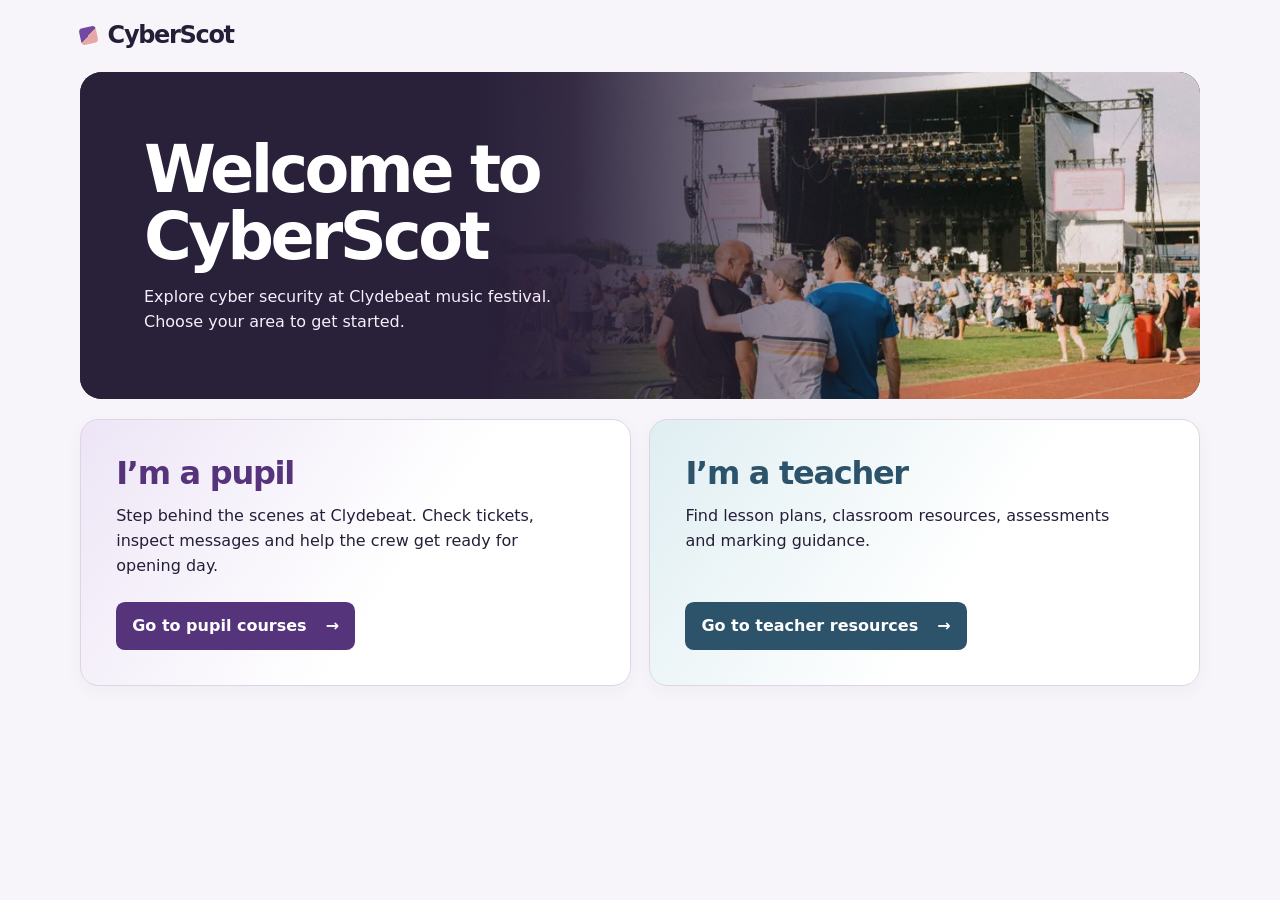
<file: cyberscot/index.html>
<!doctype html>
<html lang="en-GB"><head><meta charset="utf-8"><meta name="viewport" content="width=device-width,initial-scale=1"><title>Welcome to CyberScot | CyberScot</title><link rel="stylesheet" href="./entry.css?v=festival-photo-1"><script>if(location.hash.length>1)location.replace('./studio.html'+location.search+location.hash)</script></head>
<body class="landing"><header><a href="./">CyberScot</a></header><main><section class="intro"><h1>Welcome to CyberScot</h1><p>Explore cyber security at Clydebeat music festival. Choose your area to get started.</p></section><div class="routes"><article><h2>I’m a pupil</h2><p>Step behind the scenes at Clydebeat. Check tickets, inspect messages and help the crew get ready for opening day.</p><a class="action" href="./pupils.html">Go to pupil courses</a></article><article><h2>I’m a teacher</h2><p>Find lesson plans, classroom resources, assessments and marking guidance.</p><a class="action" href="./teachers.html">Go to teacher resources</a></article></div></main></body></html>
</file>
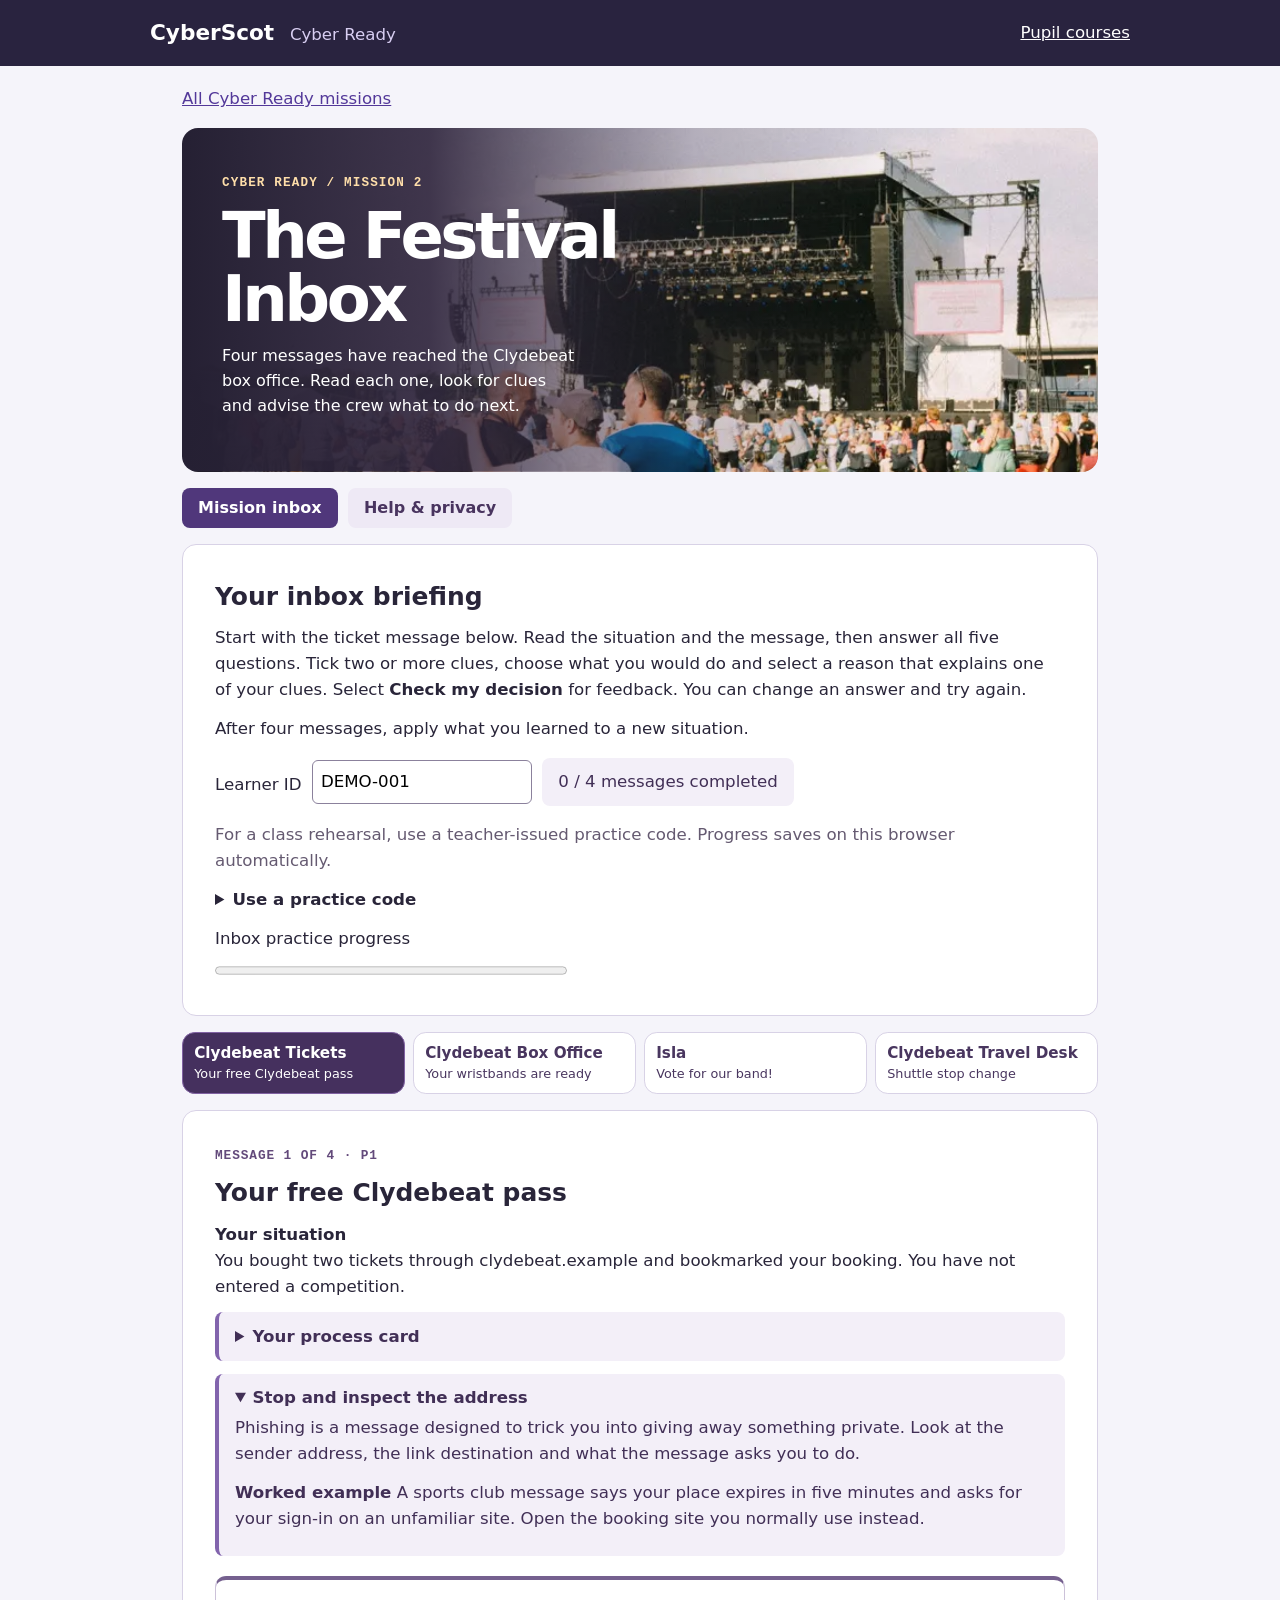
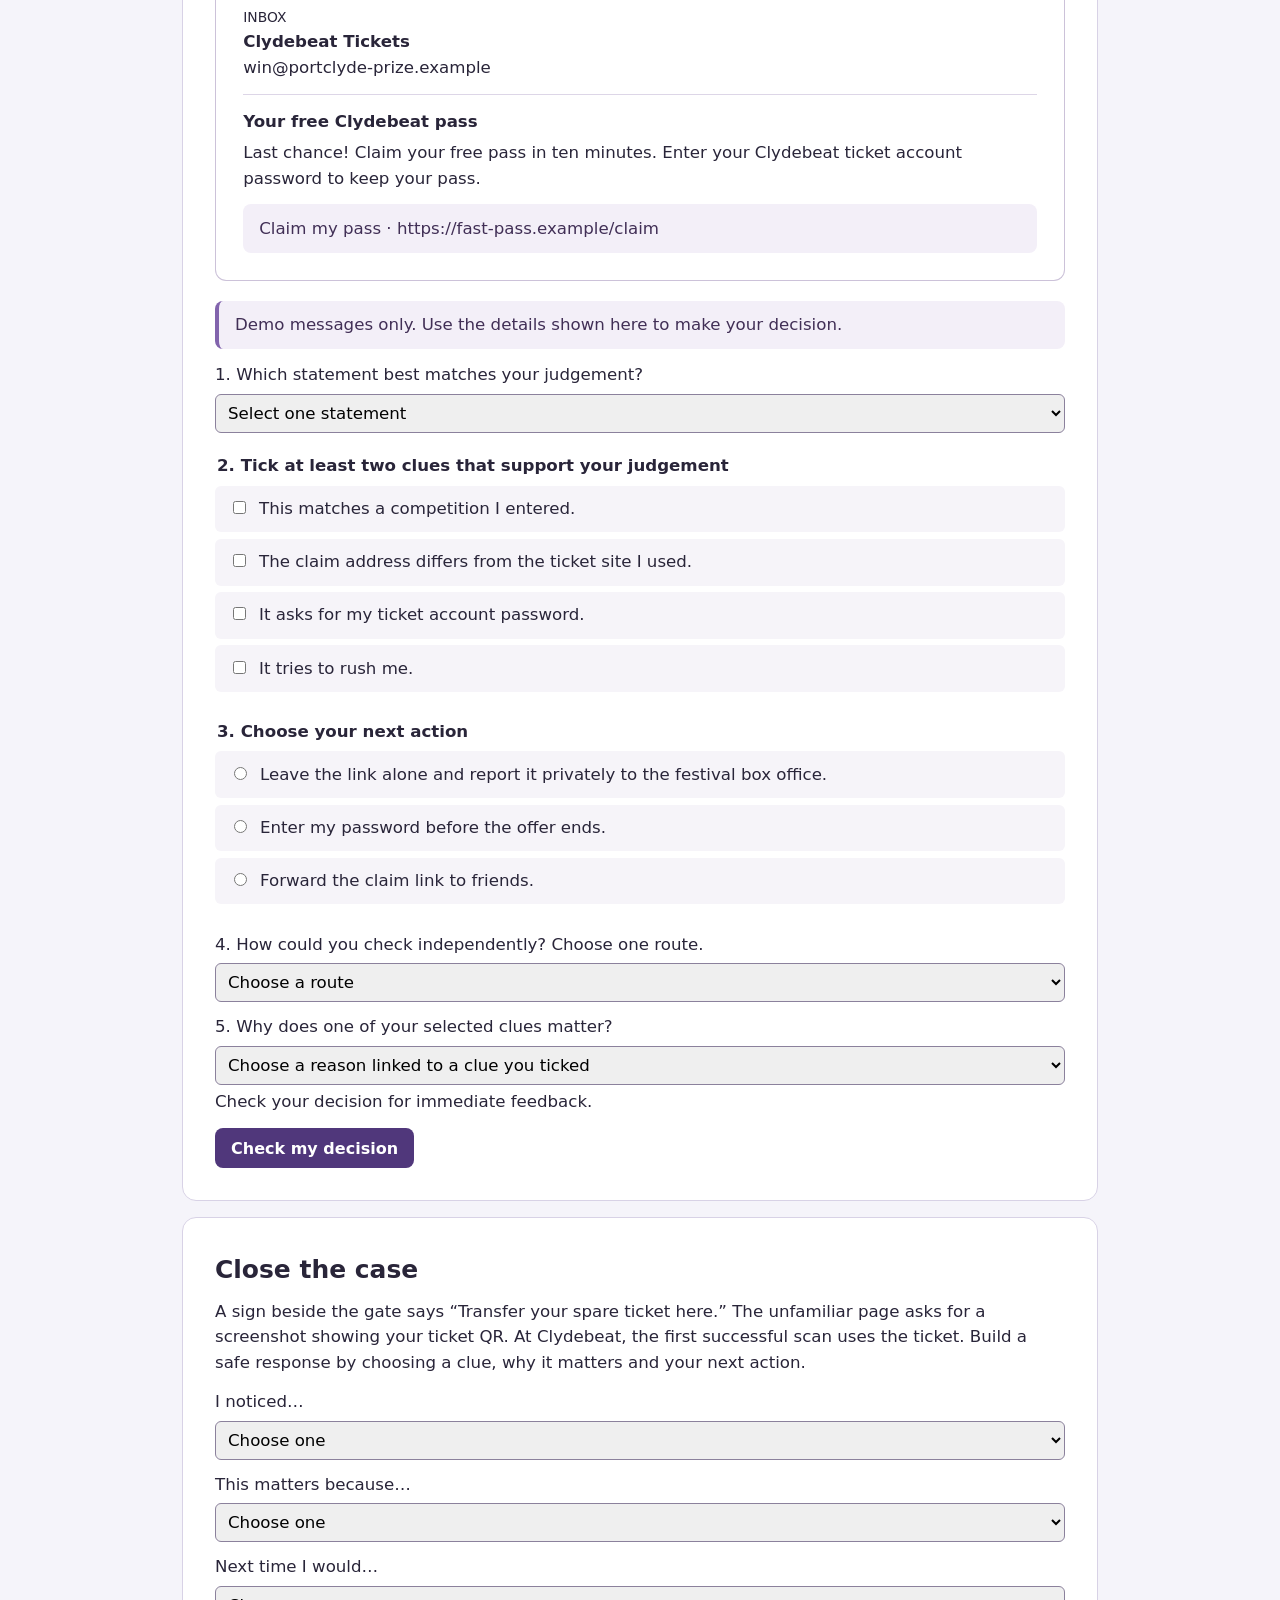
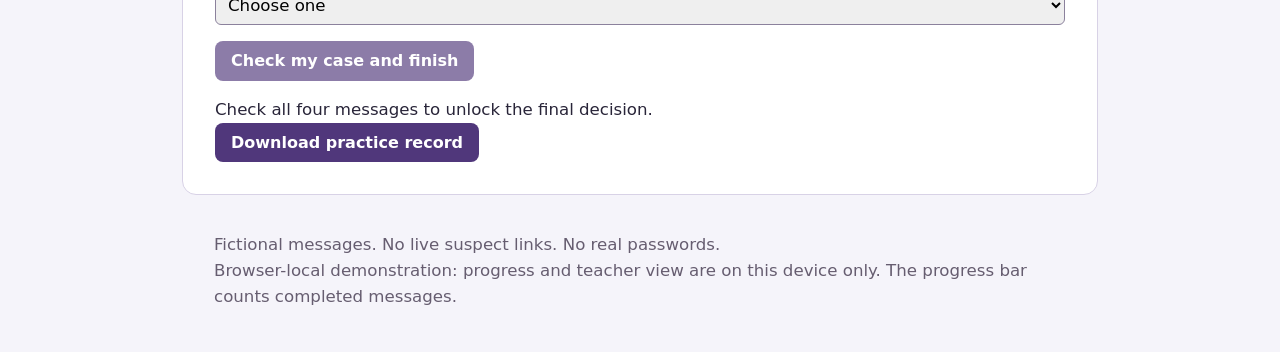
<file: cyberscot/demo/index.html>
<!doctype html>
<html lang="en-GB"><head><meta charset="utf-8"><meta name="viewport" content="width=device-width,initial-scale=1"><title>CyberScot | The Festival Inbox</title><link rel="stylesheet" href="../ready/ready.css?v=festival-photo-1"><style>.skip{position:absolute;left:-10000px}.skip:focus{left:1rem;top:1rem;background:white;padding:.6rem;z-index:2}
.inbox-tools,.row,.actions{display:flex;flex-wrap:wrap;align-items:center;gap:.65rem;margin:1rem 0}
.inbox-tools button:not([aria-current=page]){background:#eee9f5;color:#49345f}
.panel{min-width:0;background:white;border:1px solid #d8d2e6;border-radius:14px;padding:clamp(1rem,3vw,2rem);margin:1rem 0}
.messages button{display:flex;align-items:flex-start;flex-direction:column;justify-content:center;font-size:.95rem;gap:.25rem}
.messages button small{font-size:.8rem;font-weight:500}.eyebrow{font:700 .8rem/1.4 ui-monospace,monospace;letter-spacing:.07em;color:#634a7b}
.email{margin:1.25rem 0;padding:clamp(1rem,3vw,1.7rem);border:1px solid #ccc2d9;border-top:4px solid #75608f;border-radius:.7rem;background:white;overflow-wrap:anywhere}
.email small,.email strong{display:block}.email hr{border:0;border-top:1px solid #ddd6e7;margin:.85rem 0}.email img{max-width:100%;height:auto}
.fake-link,.note,.stat,.pill,#notice:not(:empty){background:#f3eff8;color:#412f56;border-radius:.5rem;padding:.7rem 1rem}.fake-link{display:block;overflow-wrap:anywhere}.note{border-left:4px solid #8264ad}.muted{color:#655a71}
label{display:block;margin:.75rem 0 .35rem}select,textarea,input[type=text]{max-width:100%;font:inherit}select{width:100%;white-space:normal}
.option{display:flex;align-items:baseline;gap:.65rem;background:#f6f4f9;padding:.65rem .85rem;border-radius:6px;margin:.4rem 0}.option:has(:checked){background:#e8def8}input{accent-color:#663e91}
.feedback{padding:1rem;background:#edf1f9;border-left:4px solid #655287;border-radius:6px;margin:1rem 0}.feedback.retry{background:#faf1e9;border-color:#965629}
.stats{display:grid;grid-template-columns:repeat(auto-fit,minmax(min(100%,10rem),1fr));gap:.65rem}.stat strong{display:block;font-size:1.6rem}.tablewrap{overflow:auto}table{width:100%;border-collapse:collapse}th,td{text-align:left;padding:.6rem;border-bottom:1px solid #ded7e5}.danger{background:#834257}button:disabled{opacity:.65}button[hidden]{display:none}
</style></head>
<body><a class="skip" href="#main">Skip to mission</a><header><div><a class="brand" href="../ready/">CyberScot</a> <span>Cyber Ready</span></div><a href="../pupils.html">Pupil courses</a></header>
<main id="main" tabindex="-1"><a href="../ready/">All Cyber Ready missions</a>
<section class="harbour-hero"><div><span class="mission-sign">CYBER READY / MISSION 2</span><h1>The Festival Inbox</h1><p>Four messages have reached the Clydebeat box office. Read each one, look for clues and advise the crew what to do next.</p></div></section>
<nav class="inbox-tools" aria-label="Inbox views"><button id="learnTab" aria-current="page">Mission inbox</button><button id="teacherTab" hidden>Teacher demo</button><button id="helpTab">Help &amp; privacy</button></nav>
<div id="notice" role="status" aria-live="polite"></div><section id="view"></section>
<footer>Fictional messages. No live suspect links. No real passwords.<br>Browser-local demonstration: progress and teacher view are on this device only. The progress bar counts completed messages.</footer></main><script>'use strict';
const VERSION='3.0',KEY='cyberscot-inbox-v3:';
const messages=[{"id": "P1", "title": "Your free Clydebeat pass", "from": "Clydebeat Tickets", "sender": "win@portclyde-prize.example", "destination": "https://fast-pass.example/claim", "body": "Last chance! Claim your free pass in ten minutes. Enter your Clydebeat ticket account password to keep your pass.", "kind": "suspicious", "clues": [["expected", "This matches a competition I entered."], ["destination", "The claim address differs from the ticket site I used."], ["secret", "It asks for my ticket account password."], ["pressure", "It tries to rush me."]], "good": ["destination", "secret", "pressure"], "explain": "The address, password request and deadline give you reasons to pause. Open the ticket site from your saved bookmark or ask the box office. Report the message privately instead of forwarding it."}, {"id": "P2", "title": "Your wristbands are ready", "from": "Clydebeat Box Office", "sender": "tickets@clydebeat.example", "destination": "No link supplied", "body": "Your pre-ordered wristbands are ready at the festival box office. Check the order in your usual ticket account or ask at the desk. We will not ask for your password.", "kind": "plausible", "clues": [["expected", "I expected a notice about my order."], ["route", "It points me to a service or desk I already know."], ["nosecret", "It asks for no password or code."], ["certain", "The display name proves who sent it."]], "good": ["expected", "route", "nosecret"], "explain": "The message fits the order and gives you ways to check independently. You can use your bookmark or walk to the box office without relying on the sender name."}, {"id": "P3", "title": "Vote for our band!", "from": "Isla", "sender": "@isla.c · Festival friends chat", "destination": "https://band-vote.example/ticket-login", "body": "Clydebeat band voting is open! Scan the code and sign in with your festival ticket account to vote. Cheers, Isla", "kind": "uncertain", "clues": [["unexpected", "Isla had not mentioned a vote."], ["secret", "The vote asks for a festival ticket sign-in."], ["account", "Someone else could be using the familiar account."], ["friend", "A message from a friend makes any code safe."]], "good": ["unexpected", "secret", "account"], "explain": "You know Isla, but her name does not prove she sent the message. Check with her in person or use the number you already have. Keep your ticket sign-in private."}, {"id": "P4", "title": "Shuttle stop change", "from": "Clydebeat Travel Desk", "sender": "travel@clydebeat.example", "destination": "No link supplied", "body": "The 16:10 shuttle will pick up at Harbour Gate today instead of the main entrance. Check Festival Updates or ask at the travel desk before leaving.", "kind": "plausible", "clues": [["route", "It points to the festival updates I already know."], ["nosecret", "It asks for no payment or sign-in details."], ["impact", "A stop change could affect my journey, so I should check."], ["certain", "The festival name guarantees the update is accurate."]], "good": ["route", "nosecret", "impact"], "explain": "It could be a genuine travel change. Confirm with Festival Updates or at the travel desk before changing your plans or passing the message on."}];
const cases=[["You bought two tickets through clydebeat.example and bookmarked your booking. You have not entered a competition.", ["The message may be trying to get my ticket account password.", "I need to check whether the offer is real.", "This is the order confirmation I expected."], ["Leave the link alone and report it privately to the festival box office.", "Enter my password before the offer ends.", "Forward the claim link to friends."], ["Open my usual Clydebeat bookmark.", "Ask at the box office.", "Reply to the prize sender for proof.", "Use the claim link to check."]], ["Yesterday you ordered wristbands for collection at the Clydebeat box office. You have the box office location and your own booking bookmark.", ["This is definitely a password scam.", "I would like to check that my wristbands are ready.", "This fits the order I placed yesterday."], ["Check the order through the ticket site I know.", "Cancel my account because a message arrived.", "Reply with my account password."], ["Open my ticket account from the saved bookmark.", "Ask at the box office.", "Ask a friend who has never seen my booking.", "Send my account details to the sender."]], ["Isla’s band is playing at Clydebeat. You spoke about their rehearsal, but this is the first you’ve heard about a vote. You already have Isla’s number.", ["The ticket sign-in request makes the vote look suspicious.", "Isla might have sent it, but I want to check.", "I recognise the account name, so the vote must be safe."], ["Leave the QR code alone and ask Isla separately.", "Scan it and enter my ticket sign-in.", "Send the QR to the rest of the group."], ["Speak to Isla at rehearsal.", "Call Isla on the number I already have.", "Ask the same chat account to confirm.", "Scan the QR to look for a contact number."]], ["You planned to take the festival shuttle home. A notice about a new pick-up point arrives before the show ends.", ["Any travel change proves the message is a scam.", "The stop change could be real. I need to check.", "It looks like an ordinary travel update I can check independently."], ["Check the official update before changing my journey.", "Tell everyone the stop has moved straight away.", "Leave without checking where the shuttle stops."], ["Open Festival Updates from my bookmark.", "Ask at the festival travel desk.", "Ask someone who has seen only this message.", "Count how many times the message has been shared."]]];
const reasons=[{"destination": "The link does not go to the ticket site I know.", "secret": "The password could let someone get into my account and see my tickets.", "pressure": "A short deadline can rush me into sharing information.", "wrong": "A countdown proves the festival reserved a pass for me."}, {"wrong": "The display name proves who sent the notice.", "expected": "I expected a collection notice after making the order.", "route": "My bookmark lets me check without trusting a link from a message.", "nosecret": "The box office can confirm collection without me sending a password."}, {"unexpected": "The vote is new to me, so I have a reason to ask Isla separately.", "wrong": "A familiar name guarantees the QR is safe.", "secret": "Entering my ticket password might give someone access to my ticket QR codes.", "account": "Someone else could have sent the message using Isla’s account."}, {"impact": "A wrong stop could leave me waiting in the wrong place.", "route": "The official updates page gives me a separate source.", "wrong": "A widely shared message must be true.", "nosecret": "The message is only about travel. It does not ask me to share anything private."}];
const guides=[["Stop and inspect the address", "Phishing is a message designed to trick you into giving away something private. Look at the sender address, the link destination and what the message asks you to do.", "A sports club message says your place expires in five minutes and asks for your sign-in on an unfamiliar site. Open the booking site you normally use instead."], ["Check what you expected", "A message that fits something you did may be genuine. Use a familiar route to check. A display name is the label a sender chooses, so it cannot prove who sent the message.", "You order a swimming pass and expect a collection notice. You check the order through the pool’s app instead of sending details back."], ["Check a familiar sender separately", "A QR code can open a web address, like a link. You can read the address shown in the case without scanning it. A message can come from a familiar account even if someone else is using that account.", "A teammate messages you about an unexpected sign-in. At the next practice, you ask them in person whether they sent it."], ["Verify before changing plans", "Independent checking means using a source you already know, such as an official page or a staffed desk. This matters when a wrong message could change where you go.", "A coach message says a training session has moved. Check the club’s known schedule or speak to the organiser before travelling."]];
const classKey='cyberscot.class-demo.v3',pattern=/^CS-[0-9A-F]{4}-[0-9A-F]{4}-[0-9A-F]{4}$/;
function read(k,f){try{return JSON.parse(localStorage.getItem(k))??f}catch{return f}}
let active=read(KEY+'active','DEMO-001');if(!pattern.test(active))active='DEMO-001';
function blank(){return {schema:'cyberscot.practice.v3',version:VERSION,candidate:active,answers:{},attempts:[],events:[],closing:{},completed:false}}
let state=read(KEY+active,blank()),memoryOnly=false;
let current=0,mode='mission';
const view=document.querySelector('#view'),notice=document.querySelector('#notice');
function esc(v){return String(v??'').replace(/[&<>"']/g,c=>({'&':'&amp;','<':'&lt;','>':'&gt;','"':'&quot;',"'":'&#39;'}[c]));}
function save(){try{localStorage.setItem(KEY+active,JSON.stringify(state));}catch{memoryOnly=true;notice.textContent='Saving is unavailable in this browser. Keep this page open and export your practice evidence before leaving.';}}
function event(type,data={}){save();}
function count(){return messages.filter(m=>state.answers[m.id]?.passed).length;}
function setMode(m){mode=m;for(const [id,x]of [['learnTab','mission'],['teacherTab','teacher'],['helpTab','help']]){const b=document.getElementById(id);if(x===m)b.setAttribute('aria-current','page');else b.removeAttribute('aria-current');}render();}
document.getElementById('learnTab').onclick=()=>setMode('mission');document.getElementById('teacherTab').onclick=()=>setMode('teacher');document.getElementById('helpTab').onclick=()=>setMode('help');
function render(){if(mode==='teacher')return teacher();if(mode==='help')return help();mission();}
function mission(){const m=messages[current],a=state.answers[m.id]||{clues:[]},[context,judgements,actions,routes]=cases[current], [guide,explanation,example]=guides[current];
 view.innerHTML=`<section class="panel"><h2>Your inbox briefing</h2><p>Start with the ticket message below. Read the situation and the message, then answer all five questions. Tick two or more clues, choose what you would do and select a reason that explains one of your clues. Select <strong>Check my decision</strong> for feedback. You can change an answer and try again.</p><p>After four messages, apply what you learned to a new situation.</p><div class="row"><label for="candidate">Learner ID</label><input id="candidate" type="text" readonly value="${esc(active)}" style="max-width:220px"><span class="pill">${count()} / 4 messages completed</span></div><p class="muted">For a class rehearsal, use a teacher-issued practice code. Progress saves on this browser ${memoryOnly?'only when storage becomes available':'automatically'}.</p><details><summary>Use a practice code</summary><form id="join"><label for="code">Practice code or DEMO-001</label><input id="code" type="text" maxlength="17" required><button>Start or resume</button></form></details><label for="progress">Inbox practice progress</label><progress id="progress" value="${count()}" max="4">${count()} of 4</progress></section><div class="grid"><nav aria-label="Choose a message"><div class="activity-nav messages">${messages.map((x,i)=>`<button class="message ${i===current?'active':''}" data-message="${i}" ${i===current?'aria-current="step"':''}><strong>${esc(x.from)}</strong><small>${esc(x.title)}</small>${state.answers[x.id]?.passed?'<small>✓ Complete</small>':''}</button>`).join('')}</div></nav><article class="panel"><p class="eyebrow">MESSAGE ${current+1} OF 4 · ${m.id}</p><h2>${esc(m.title)}</h2><p><strong>Your situation</strong><br>${esc(context)}</p><details class="note"><summary>Your process card</summary><p>Stop. Check. Choose. Tell. If you’re unsure about a message, check it through a route you already trust.</p></details><details class="note" open><summary><strong>${esc(guide)}</strong></summary><p>${esc(explanation)}</p><p><strong>Worked example</strong> ${esc(example)}</p></details><div class="email"><small >${m.id==="P3"?"FESTIVAL FRIENDS CHAT":"INBOX"}</small><strong>${esc(m.from)}</strong><div>${esc(m.sender)}</div><hr><b>${esc(m.title)}</b><p>${esc(m.body)}</p>${m.id==='P3'?`<figure style="margin:16px 0"><img width="164" height="164" alt="QR code shared by Isla for the band vote" src="[data-uri]"><figcaption class="fake-link">This QR code takes you to <strong>${esc(m.destination)}</strong>. Read the address here to answer the questions. You can leave the code unscanned.</figcaption></figure>`:m.id==='P1'?`<span class="fake-link">Claim my pass · ${esc(m.destination)}</span>`:''}</div><p class="note">Demo messages only. Use the details shown here to make your decision.</p><form id="answer"><label for="classification">1. Which statement best matches your judgement?</label><select id="classification" name="classification" required><option value="">Select one statement</option>${['suspicious','uncertain','plausible'].map((v,i)=>[v,judgements[i]]).map(([v,t])=>`<option value="${v}" ${a.classification===v?'selected':''}>${t}</option>`).join('')}</select><fieldset><legend>2. Tick at least two clues that support your judgement</legend>${m.clues.map(([id,t])=>`<label class="option"><input type="checkbox" name="clues" value="${id}" ${a.clues.includes(id)?'checked':''}><span>${esc(t)}</span></label>`).join('')}</fieldset><fieldset><legend>3. Choose your next action</legend>${['safe','click','share'].map((v,i)=>[v,actions[i]]).map(([v,t])=>`<label class="option"><input type="radio" name="action" required value="${v}" ${a.action===v?'checked':''}><span>${t}</span></label>`).join('')}</fieldset><label for="route">4. How could you check independently? Choose one route.</label><select id="route" name="route" required><option value="">Choose a route</option>${['known','second','reply','link'].map((v,i)=>`<option value="${v}" ${a.route===v?'selected':''}>${esc(routes[i])}</option>`).join('')}</select><label for="reason">5. Why does one of your selected clues matter?</label><select name="reason" id="reason" required><option value="">Choose a reason linked to a clue you ticked</option>${Object.entries(reasons[current]).map(([k,t])=>`<option value="${k}" ${a.reason===k?'selected':''}>${esc(t)}</option>`).join('')}</select><p>Check your decision for immediate feedback.</p><button class="primary" type="submit">Check my decision</button></form><div id="feedback" aria-live="polite"></div></article></div>${closingPanel()}`;
 document.getElementById("join").onsubmit=e=>{e.preventDefault();let id=document.getElementById("code").value.trim().toUpperCase();if(id!=="DEMO-001"&&!pattern.test(id)){notice.textContent="Check your code. Use the format CS-XXXX-XXXX-XXXX.";return}active=id;state=read(KEY+id,blank());try{localStorage.setItem(KEY+"active",JSON.stringify(id))}catch{}current=0;notice.textContent="Using "+id;mission()};
 for(const b of view.querySelectorAll('[data-message]'))b.onclick=()=>{stash();current=Number(b.dataset.message);event('message_opened',{message:messages[current].id});mission();};
 const f=document.getElementById('answer');f.oninput=()=>stash();f.onsubmit=e=>{e.preventDefault();check();};
 bindClosing();
 if(a.feedback)showFeedback({...a,feedback:a.feedback.replace(/Glenbrae/gi,'Port Clyde')});
}
function stash(){const f=document.getElementById('answer');if(!f)return;const d=new FormData(f),m=messages[current],old=state.answers[m.id]||{};const next={...old,classification:d.get('classification'),clues:d.getAll('clues'),action:d.get('action'),route:d.get('route'),reason:d.get('reason')};const changed=['classification','action','route','reason'].some(k=>next[k]!==old[k])||JSON.stringify(next.clues)!==JSON.stringify(old.clues||[]);if(changed){const feedback=document.getElementById('feedback');if(feedback)feedback.textContent='';const finish=document.getElementById('finish');if(finish)finish.disabled=true;const badge=document.getElementById('badge');if(badge)badge.textContent='';next.passed=false;next.feedback='';state.completed=false;}state.answers[m.id]=next;save();}
function evaluate(m,a){const reasons=[];const classificationOK=a.classification===m.kind||a.classification==='uncertain'||(m.id==='P3'&&a.classification==='suspicious');if(!classificationOK)reasons.push('Question 1: read Your situation again. Does the request fit what you expected?');if(a.clues.filter(c=>m.good.includes(c)).length<2||a.clues.some(c=>!m.good.includes(c)))reasons.push('Question 2: tick two different clues supported by the message or situation. Leave unsupported claims unticked.');if(a.action!=='safe')reasons.push('Question 3: choose an action that lets you check before sharing information or changing plans.');if(!['known','second'].includes(a.route))reasons.push('Question 4: choose a person or service you already know, using contact details you have independently.');if(!m.good.includes(a.reason)||!a.clues.includes(a.reason))reasons.push('Question 5: choose a reason that explains one of the valid clues you ticked in question 2.');return reasons;}
function check(){stash();const m=messages[current],a=state.answers[m.id],issues=evaluate(m,a);a.passed=issues.length===0;a.attempts=(a.attempts||0)+1;a.feedback=issues.length?issues.join(' '):m.explain;state.attempts.push({task:m.id,attempt:a.attempts,choices:{classification:a.classification,clues:[...a.clues],action:a.action,route:a.route,reason:a.reason},criteria:criteria(m,a)});event('practice_checked',{message:m.id,passed:a.passed,attempt:a.attempts});mission();document.getElementById('feedback').scrollIntoView({block:'nearest'});}
function showFeedback(a){document.getElementById('feedback').innerHTML=`<div class="feedback ${a.passed?'':'retry'}"><strong>${a.passed?'Safe practice decision recorded':'Pause and try again'}</strong><p>${esc(a.feedback)}</p><p>${a.passed?'Your response is saved. Continue when you’re ready.':'Change the answer mentioned above, then select Check my decision again.'}</p>${a.passed&&count()===4?'<button id="reflect">Go to Close the case</button>':a.passed?'<button id="next">Open next message</button>':''}</div>`;const n=document.getElementById('next');const reflect=document.getElementById('reflect');if(reflect)reflect.onclick=()=>document.getElementById('finalClue').focus();if(n)n.onclick=()=>{current=messages.findIndex((m,i)=>i>current&&!state.answers[m.id]?.passed);if(current<0)current=messages.findIndex(m=>!state.answers[m.id]?.passed);mission();const h=view.querySelector('article h2');h.tabIndex=-1;h.focus();};}

function criteria(m,a){const issues=evaluate(m,a);return Object.fromEntries(['Judgement','Evidence','Safe action','Separate check','Linked reason'].map((k,i)=>[k,!issues.some(x=>x.startsWith('Question '+(i+1)+':'))]))}
const finalFields=[
 ['finalClue','I noticed…',[['a','The transfer page asks for a screenshot of my ticket QR.'],['b','The poster uses the festival colours.']]],
 ['finalWhy','This matters because…',[['b','Festival colours prove the organiser printed it.'],['a','Someone who scans a copy first could use my ticket before I arrive.']]],
 ['finalAction','Next time I would…',[['b','Send the screenshot before the transfer offer closes.'],['a','Leave the link alone and check the transfer process with the box office.']]]
];
function finalChecks(a){return Object.fromEntries(finalFields.map(([k])=>[k,a[k]==='a']))}
function closingPanel(){
return '<section class="panel"><h2>Close the case</h2><p>A sign beside the gate says “Transfer your spare ticket here.” The unfamiliar page asks for a screenshot showing your ticket QR. At Clydebeat, the first successful scan uses the ticket. Build a safe response by choosing a clue, why it matters and your next action.</p><form id="finalForm">'+finalFields.map(([k,label,opts])=>'<label for="'+k+'">'+label+'</label><select id="'+k+'" name="'+k+'" required><option value="">Choose one</option>'+opts.map(([v,t])=>'<option value="'+v+'" '+(state.closing[k]===v?'selected':'')+'>'+t+'</option>').join('')+'</select>').join('')+'<div class="actions"><button id="finish" class="primary" '+(count()<4?'disabled':'')+'>Check my case and finish</button></div></form><div id="badge" role="status">'+(state.completed?'Inbox Analyst · practice badge earned':count()<4?'Check all four messages to unlock the final decision.':'')+'</div><button id="download">Download practice record</button></section>';
}
function download(name,data,type){const url=URL.createObjectURL(new Blob([data],{type})),a=document.createElement('a');a.href=url;a.download=name;a.click();setTimeout(()=>URL.revokeObjectURL(url),1000)}
function bindClosing(){
const f=document.getElementById('finalForm'),badge=document.getElementById('badge');
f.onchange=()=>{state.closing=Object.fromEntries(new FormData(f));state.completed=false;badge.textContent='';save()};
f.onsubmit=e=>{e.preventDefault();if(count()<4)return;state.closing=Object.fromEntries(new FormData(f));const checks=finalChecks(state.closing);state.completed=Object.values(checks).every(Boolean);state.attempts.push({task:'close',attempt:state.attempts.filter(x=>x.task==='close').length+1,choices:{...state.closing},criteria:checks});save();badge.textContent=state.completed?'Inbox Analyst · practice badge earned. All four messages and your final case are complete.':'Try again. Review '+finalFields.filter(([k])=>!checks[k]).map(([,l])=>l.replace('…','')).join(' and ')+'.'};
document.getElementById('download').onclick=()=>download('CyberScot-'+active+'.json',JSON.stringify({version:VERSION,learner:active,attempts:state.attempts,checked:messages.filter(m=>state.answers[m.id]?.passed).map(m=>m.id),complete:state.completed},null,2),'application/json');
}
function code(){return 'CS-'+Array.from(crypto.getRandomValues(new Uint8Array(6)),v=>v.toString(16).padStart(2,'0')).join('').toUpperCase().match(/.{4}/g).join('-')}
function teacher(){
const roster=read(classKey,{}),rows=Object.entries(roster),finished=rows.filter(([,r])=>r?.complete).length,started=rows.filter(([,r])=>r).length;
view.innerHTML='<section class="panel"><h2>Try a class session</h2><p>Generate a batch of codes and give one to each demo learner. On the Mission tab, select <strong>Use a practice code</strong>. Pupils receive feedback and finish independently.</p><p class="note">Use dummy records for this rehearsal. Codes label records on this browser. They do not authenticate pupils or sync devices.</p><form id="batch"><label for="size">How many codes?</label><input type="number" id="size" min="1" max="250" value="30" required><button>Generate codes</button></form>'+(rows.length?'<button id="list">Download code list</button>':'')+'</section><section class="panel"><h2>Class summary</h2><p>Collect the practice files and select them together. The app rechecks each attempt and summarises the latest decisions.</p><label for="imports">Import practice records</label><input id="imports" type="file" multiple accept=".json"><p>'+finished+' finished · '+(started-finished)+' in progress · '+(rows.length-started)+' awaiting a record</p><table><thead><tr><th>Code</th><th>Messages</th><th>Latest result</th></tr></thead><tbody>'+rows.map(([id,r])=>'<tr><td>'+esc(id)+'</td><td>'+(r?r.count+'/4':'—')+'</td><td>'+esc(r?.note||'Awaiting a record')+'</td></tr>').join('')+'</tbody></table><div class="actions"><button id="clearRoster">Clear demo class</button><button id="clearCurrent">Clear current pupil practice</button></div></section>';
function persist(msg){try{localStorage.setItem(classKey,JSON.stringify(roster));teacher();notice.textContent=msg}catch{notice.textContent='Browser storage unavailable. Class changes could not be saved.'}}
document.getElementById('batch').onsubmit=e=>{e.preventDefault();const n=Number(document.getElementById('size').value);if(!Number.isInteger(n)||n<1||n>250)return;for(let i=0;i<n;i++){let id;do{id=code()}while(id in roster);roster[id]=null}persist(n+' practice codes generated.')};
if(rows.length)document.getElementById('list').onclick=()=>download('cyberscot-practice-codes.txt',Object.keys(roster).join('\n'),'text/plain');
document.getElementById('imports').onchange=async e=>{let added=0,skipped=0;for(const file of e.target.files){try{if(file.size>2000000)throw Error();const r=JSON.parse(await file.text());if(r.version!==VERSION||!pattern.test(r.learner)||!(r.learner in roster)||!Array.isArray(r.attempts)||!Array.isArray(r.checked)||r.attempts.length<(roster[r.learner]?.n||0))throw Error();
const latest={};for(const a of r.attempts){const m=messages.find(x=>x.id===a.task);if(!m&&a.task!=='close')throw Error();latest[a.task]=m?criteria(m,a.choices):finalChecks(a.choices)}
const passed=k=>latest[k]&&Object.values(latest[k]).every(Boolean);
const count=messages.filter(m=>r.checked.includes(m.id)&&passed(m.id)).length,complete=!!(count===4&&r.complete&&passed('close'));
const issues=[...new Set(Object.values(latest).flatMap(g=>Object.entries(g).filter(([,v])=>!v).map(([k])=>k)))];roster[r.learner]={n:r.attempts.length,count,complete,note:complete?'Case complete':issues.length?'Retry: '+issues.join(', '):count===4?'Final case outstanding':'In progress'};added++;
}catch{skipped++}}persist(added+' imported · '+skipped+' skipped (unrecognised code, file version or older record).')};
document.getElementById('clearRoster').onclick=()=>{if(confirm('Clear all codes and imported summaries on this device?')){for(const id of Object.keys(roster))delete roster[id];persist('Demo class cleared.')}};
document.getElementById('clearCurrent').onclick=()=>{if(confirm('Clear the current learner’s practice on this device?')){state=blank();save();current=0;setMode('mission')}};
}
function help(){view.innerHTML='<section class="panel"><h2>Practice at your own pace</h2><p>Choose a judgement, at least two clues, an action, a checking route and a reason linked to one selected clue. The app checks every choice and tells you which question to revisit. Complete the final case to earn your badge.</p><h3>Codes and privacy</h3><p>Use DEMO-001 or a teacher-issued practice code. You can resume in the same browser. The demo asks for no names or emails. Anyone using the same browser may see its local records. Downloads contain a practice code, marking version, choices and results. Clear local practice on shared devices. Hosting may keep normal service logs.</p><h3>Using the demo</h3><p>Use Tab to move and Space to select a checkbox. The QR destination appears as text. If a real message worries you, speak to a trusted adult.</p><button id="return">Return to mission</button></section>';document.getElementById('return').onclick=()=>setMode('mission')}
const teacherView = new URLSearchParams(location.search).get('view') === 'teacher';
document.getElementById('teacherTab').hidden = !teacherView;
if (!teacherView) document.getElementById('teacherTab').style.display = 'none';
setMode(teacherView ? 'teacher' : 'mission');
</script></body></html>
</file>
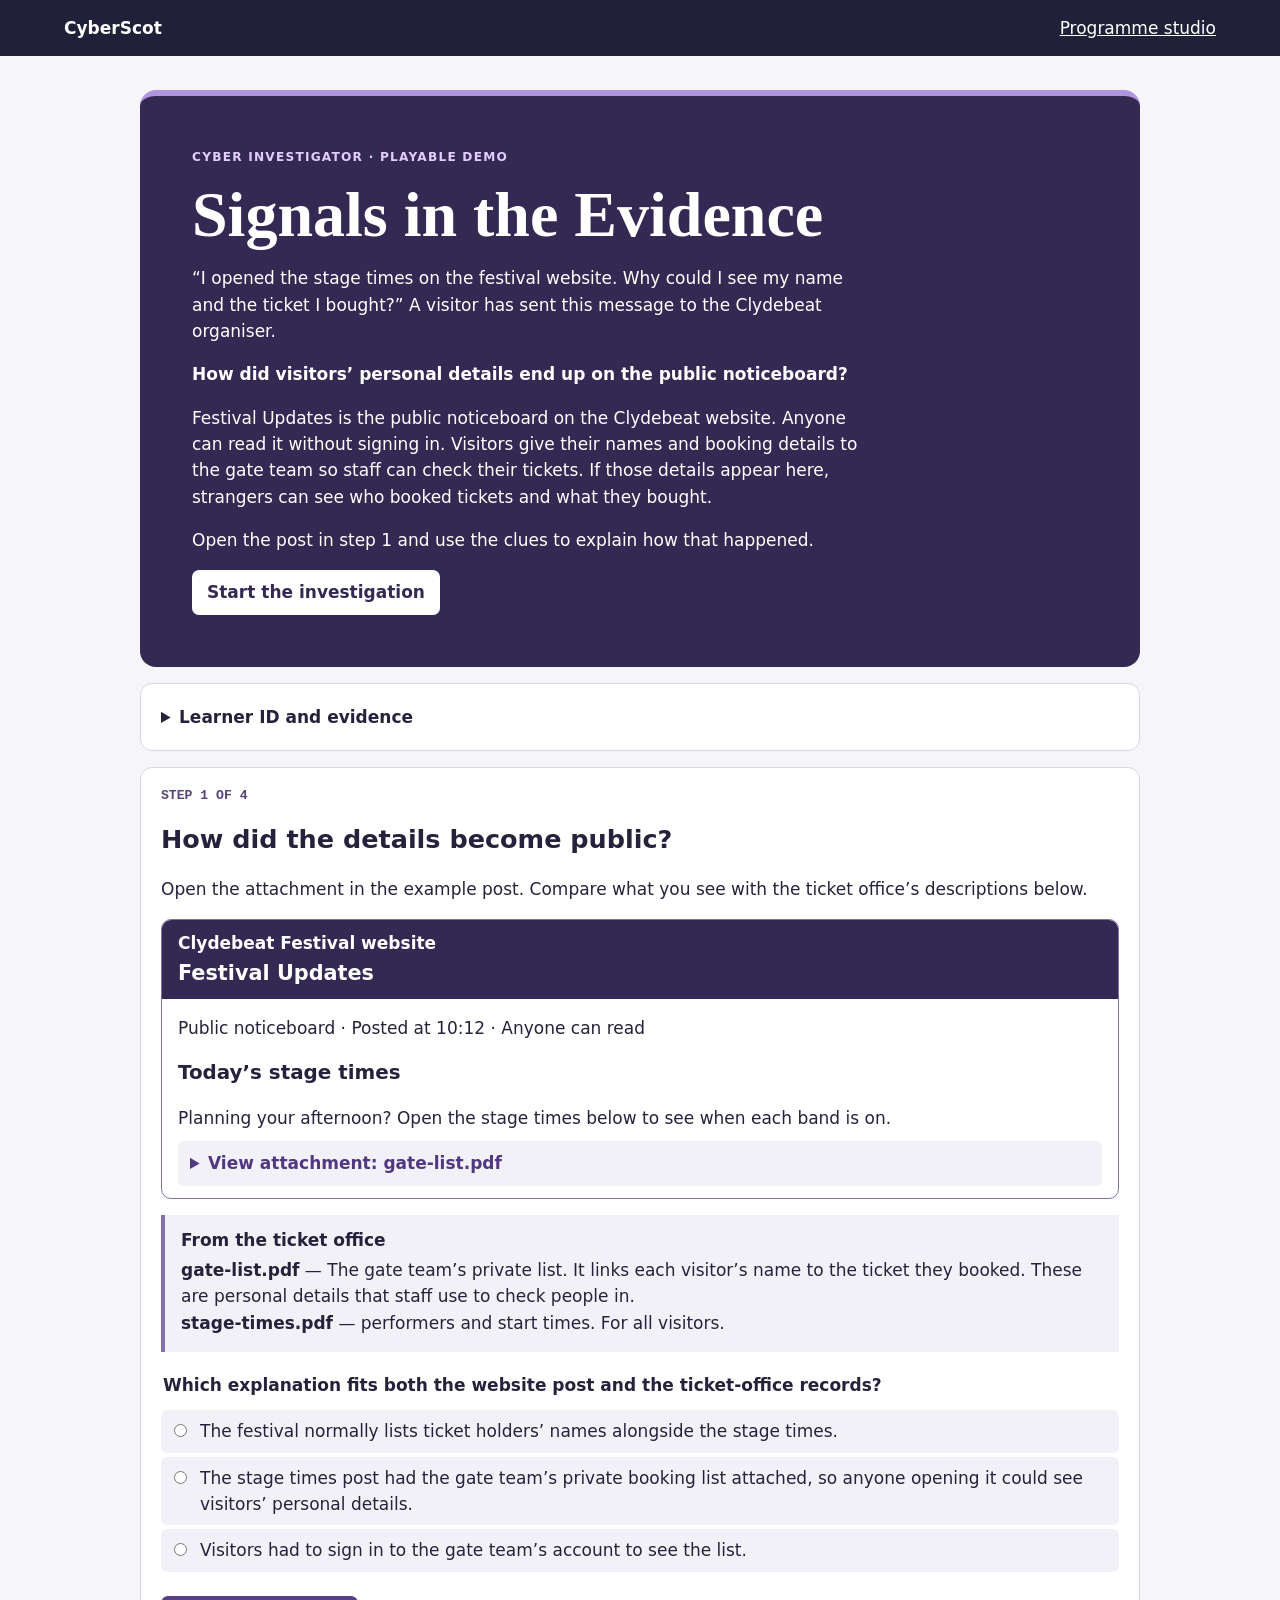
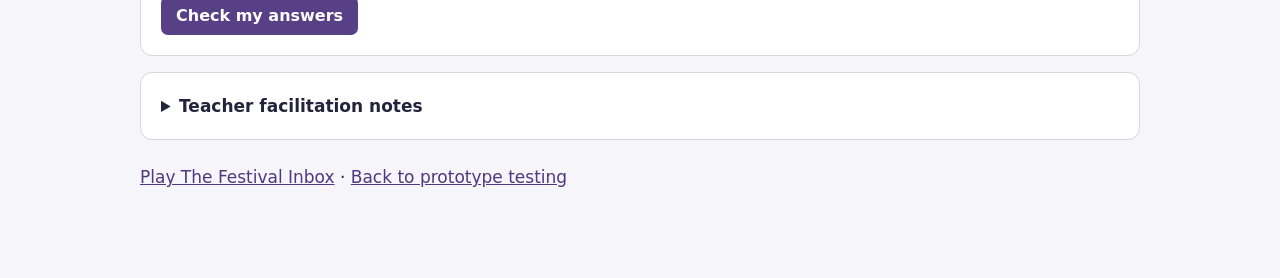
<file: cyberscot/investigator/index.html>
<!doctype html>
<html lang="en-GB"><head><meta charset="utf-8"><meta name="viewport" content="width=device-width,initial-scale=1"><meta name="theme-color" content="#202039"><title>Signals in the Evidence · CyberScot</title>
<style>
*{box-sizing:border-box}body{margin:0;background:#f6f5fa;color:#25233b;font:17px/1.55 system-ui,sans-serif}header{background:#202039;color:white;padding:15px max(5vw,20px);display:flex;justify-content:space-between;align-items:center}header a{color:white}a{color:#513780}main{max-width:1040px;margin:auto;padding:34px 20px 64px}.intro{background:#342952;color:#fff;border-radius:16px;padding:clamp(24px,5vw,52px);border-top:6px solid #ad95df}.intro p{max-width:680px}.label,legend,small{font-weight:700}.label{letter-spacing:.1em;font-size:.76rem;text-transform:uppercase;color:#dfceff}h1{font:600 clamp(2.1rem,6vw,4rem)/1.05 Georgia,serif;margin:14px 0}h2,h3{line-height:1.2}article,section.panel,details.support{background:#fff;border:1px solid #d8d5e2;border-radius:12px;padding:20px;margin-top:16px}.grid{display:grid;grid-template-columns:repeat(auto-fit,minmax(min(100%,300px),1fr));gap:12px}.grid article{margin:0;border-top:4px solid #8372a9}.grid h3{margin:5px 0}.grid p{margin-bottom:0}.record{font:600 .82rem ui-monospace,monospace;color:#564379}fieldset{border:0;margin:20px 0;padding:0}legend{margin-bottom:8px}label.option{display:flex;align-items:baseline;gap:10px;padding:8px;border-radius:6px;background:#f3f1f8;margin:4px 0}select,input[type=text],input[type=number]{font:inherit;padding:7px;border:1px solid #80798f;border-radius:6px;max-width:100%}.row{display:flex;align-items:center;gap:12px;flex-wrap:wrap;margin:7px 0}button{background:#584087;color:#fff;border:0;border-radius:7px;font:600 1rem system-ui;padding:10px 15px;cursor:pointer}button:disabled{background:#686577;cursor:default}:focus-visible{outline:3px solid #7955bd;outline-offset:2px}.feedback{color:#813357;font-weight:600}.met{color:#364d82}.support summary{cursor:pointer;font-weight:bold}#award{border-left:6px solid #8369b5}nav{margin:14px 0}nav a{margin-right:15px}footer{margin:24px 0} [hidden]{display:none!important}
.start{display:inline-block;background:white;color:#342952;border-radius:7px;padding:9px 15px;font-weight:700;text-decoration:none}.clue{border-left:4px solid #8372a9;background:#f3f1f8;padding:12px 16px;margin:12px 0}.clue p{margin:4px 0}.controls{display:flex;gap:10px;flex-wrap:wrap}.back{background:#f3f1f8;color:#342952}.panel h2:focus{outline:0}.noticeboard{border:1px solid #8372a9;border-radius:10px;overflow:hidden;margin:16px 0}.noticeboard-header{background:#342952;color:white;padding:10px 16px;font-weight:700}.noticeboard-header span{display:block;font-size:1.3rem}.noticeboard-post{padding:12px 16px}.noticeboard-post p{margin:4px 0 10px}.noticeboard-post details{padding:9px 12px;background:#f3f1f8;border-radius:6px}.noticeboard-post summary{cursor:pointer;color:#513780;font-weight:700}</style></head><body><header><strong>CyberScot</strong><a href="../">Programme studio</a></header><main>
<div class="intro"><div class="label">Cyber Investigator · Playable demo</div><h1>Signals in the Evidence</h1><p>“I opened the stage times on the festival website. Why could I see my name and the ticket I bought?” A visitor has sent this message to the Clydebeat organiser.</p><p><strong>How did visitors’ personal details end up on the public noticeboard?</strong></p><p>Festival Updates is the public noticeboard on the Clydebeat website. Anyone can read it without signing in. Visitors give their names and booking details to the gate team so staff can check their tickets. If those details appear here, strangers can see who booked tickets and what they bought.</p><p>Open the post in step 1 and use the clues to explain how that happened.</p><a class="start" href="#t1">Start the investigation</a></div>
<details class="support"><summary>Learner ID and evidence</summary><p>The demo uses DEMO-001 automatically. If you already have a practice code, you can enter it before starting. Finish the four steps and CyberScot will mark and save your case record online. You can bookmark the result page to see it again.</p><label>Learner ID <input id="token" type="text" value="DEMO-001" maxlength="17" spellcheck="false" autocomplete="off"></label><small> Use DEMO-001 or CS-XXXX-XXXX-XXXX (digits and letters A–F). Keep names and email addresses out of the demo.</small></details>
<div id="tasks"></div><section id="award" class="panel" hidden><div class="record">CASE CLOSED · EVIDENCE ANALYST</div><h2>Your case record</h2><p id="save-status" role="status"></p><div id="saved-details"></div><button type="button" id="retry-save" hidden>Try again</button><p><a href="./">Start a fresh investigation</a></p></section>
<details class="support"><summary>Teacher facilitation notes</summary><p>Allow around 10–15 minutes for this demo. Pupils explain how a public post exposed visitors’ personal details, support their finding with the attachment and its audience, then recommend a response. Each step shows the records pupils need. Pupils can retry a step and review earlier steps. For discussion, ask why a shared account makes it difficult to identify the person who used it. CyberScot saves the completed demo record online with its practice code, answers and attempt counts. Use fictional codes for demonstrations. The result can be reopened by anyone who has its private link.</p><p>ICO guidance for the privacy questions: <a href="https://ico.org.uk/for-organisations/uk-gdpr-guidance-and-resources/data-protection-principles/a-guide-to-the-data-protection-principles/data-minimisation/">Data minimisation</a> and <a href="https://ico.org.uk/for-organisations/report-a-breach/personal-data-breach/personal-data-breaches-a-guide/">Personal data breaches</a>.</p></details>
<footer><a href="../demo/">Play The Festival Inbox</a> · <a href="../#prototype">Back to prototype testing</a></footer></main>
<script>
const tasks=document.querySelector('#tasks'), token=document.querySelector('#token');
const choice=(id,title,options,multi=false)=>'<fieldset><legend>'+title+'</legend>'+options.map(([v,t])=>'<label class="option"><input type="'+(multi?'checkbox':'radio')+'" name="'+id+'" value="'+v+'">'+t+'</label>').join('')+'</fieldset>';
const clue=(title,body)=>'<div class="clue"><strong>'+title+'</strong><p>'+body+'</p></div>';
const files=clue('From the ticket office','<b>gate-list.pdf</b> — The gate team’s private list. It links each visitor’s name to the ticket they booked. These are personal details that staff use to check people in.<br><b>stage-times.pdf</b> — performers and start times. For all visitors.');
const post = `<section class="noticeboard" aria-label="Example post from the festival website">
  <div class="noticeboard-header">Clydebeat Festival website <span>Festival Updates</span></div>
  <div class="noticeboard-post"><p>Public noticeboard · Posted at 10:12 · Anyone can read</p>
  <h3>Today’s stage times</h3><p>Planning your afternoon? Open the stage times below to see when each band is on.</p>
  <details><summary>View attachment: gate-list.pdf</summary>
  <p><strong>Gate team · Ticket bookings</strong></p><ul><li>Isla Fraser — 2 adult tickets, paid</li><li>Amina Hussain — 1 family ticket, paid</li></ul>
  <small>Fictional visitor details for this investigation.</small></details></div></section>`;
const activity=clue('From the noticeboard activity record','10:12 · The account <b>event-helper</b> published the post and its attachment.');
const rota=clue('From the help-desk instructions','Helpers take turns using one tablet. They all sign in as <b>event-helper</b>.');
const sections=[
['How did the details become public?','Open the attachment in the example post. Compare what you see with the ticket office’s descriptions below.',post+files+choice('file','Which explanation fits both the website post and the ticket-office records?',[['times','The festival normally lists ticket holders’ names alongside the stage times.'],['bookings','The stage times post had the gate team’s private booking list attached, so anyone opening it could see visitors’ personal details.'],['rota','Visitors had to sign in to the gate team’s account to see the list.']])],
['What should happen first?','The gate list is for gate staff only. Look at who can open the attachment, then advise the organiser.',post+choice('audience','Who could open the gate list while the post was up?',[['gate','Only the gate team.'],['public','Anyone who could open the public noticeboard.'],['allread','Every ticket holder definitely opened it.']])+choice('response','What would you ask the organiser to do first?',[['rename','Change the title of the post to “Gate list”.'],['wait','Leave the post up until someone admits attaching the file.'],['restrict','Take the booking list out of public view immediately and check that visitors can no longer open it.']])],
['What can the records tell us about who posted it?','The organiser has removed the public attachment and checked that its old link no longer opens. Now look at how the helpers signed in.',activity+rota+choice('person','Which finding can you back up?',[['first','The first helper on the rota attached the file.'],['account','The event-helper account posted it. The record doesn’t identify which helper used it.'],['deliberate','A helper posted it deliberately.']])+choice('accounts','The team will share a tablet again. Which sign-in arrangement would make a future incident easier to investigate?',[['strong','Use a longer password for the shared account.'],['individual','Give each helper their own account and have them sign out at the end of their turn.'],['device','Give the tablet a different name for each festival.']])],
['Who needs which details?','The organiser is preparing for the next festival. Decide what each team needs, then advise the organiser about the original breach.',
clue('Two requests','Gate staff match each lead booker’s name to the number of people they can admit. The catering team only needs a headcount to plan lunches.') +
choice('gate','The booking system can produce three reports. Which should authorised gate staff receive?',[['count','One total for the whole festival, sent privately to the gate team.'],['gateview','Lead booker and number to admit for each booking, available only to gate staff.'],['full','The full booking report, including email addresses and amounts paid, available only to gate staff.']]) +
choice('caterer','The caterer asks for the gate list and offers to delete it after lunch. What should the organiser share?',[['delete','The named list, after agreeing a deletion time with the caterer.'],['locked','The named list in a password-protected file, with the password sent separately.'],['total','The expected number of people, with no individual booking rows.']]) +
clue('A suggested fix','A helper removes names from a copy of the list but leaves the booking references. Festival staff can type each reference into their system to find the person who booked.') +
choice('identify','Is this copy anonymous for the festival? Choose the reason that fits.',[['linkable','No. Staff can link each reference back to a particular person.'],['nameless','Yes. The spreadsheet contains no names or contact details.'],['limited','Yes. Only authorised staff can look up a reference.']]) +
clue('UK GDPR rule card','The festival must record personal data breaches and consider the risk to the people affected. It must notify the Information Commissioner’s Office (ICO) unless a risk to people’s rights and freedoms is unlikely. When notification is required, it must act without undue delay and within 72 hours of becoming aware, where feasible.') +
choice('breach','The file was public for ten minutes. One visitor reported it. The organiser cannot tell who else opened it. What should the festival do now?',[['closed','Record the removal and close the case because nobody has complained of harm.'],['risk','Log what happened, assess who could be affected and how, then apply the ICO reporting rule.'],['delay','Wait for the exact number of downloads before assessing the risk or starting the reporting clock.']])]
];
let attempts=sections.map(()=>0),passed=sections.map(()=>false);
tasks.innerHTML=sections.map(([title,intro,body],i)=>'<section class="panel" id="t'+(i+1)+'"'+(i?' hidden':'')+'><div class="record">STEP '+(i+1)+' OF '+sections.length+'</div><h2 tabindex="-1">'+title+'</h2><p>'+intro+'</p>'+body+'<p class="feedback" role="status"></p><div class="controls">'+(i?'<button type="button" class="back" data-show="'+(i-1)+'">Previous step</button>':'')+'<button type="button" data-check="'+i+'">Check my answers</button>'+(i<sections.length-1?'<button type="button" hidden data-show="'+(i+1)+'">Continue to step '+(i+2)+'</button>':'')+'</div></section>').join('');
function showStep(i){sections.forEach((_,j)=>document.getElementById('t'+(j+1)).hidden=j!==i);const panel=document.getElementById('t'+(i+1));panel.querySelector('h2').focus();panel.scrollIntoView({block:'start'})}
document.querySelector('.start').onclick=e=>{e.preventDefault();showStep(0)};
tasks.addEventListener('click',e=>{const btn=e.target.closest('[data-show]');if(btn)showStep(Number(btn.dataset.show))});
const val=n=>{const el=document.querySelector('[name="'+n+'"]');return el.type==='radio'?document.querySelector('[name="'+n+'"]:checked')?.value:el.value};
const checks=[
()=>[[val('file')==='bookings','Read the attachment name underneath the post title. Which ticket-office file has exactly that name?']],
()=>[[val('audience')==='public','Look at the audience setting. It tells you who could see the file, not how many people actually opened it.'],[val('response')==='restrict','Imagine another visitor taps the attachment right now. Which action would stop them seeing the list?']],
()=>[[val('person')==='account','Read the account name in the activity record. How many helpers could use that name?'],[val('accounts')==='individual','Think about what account name would appear beside a post after each helper signs in.']],
()=>[[val('gate')==='gateview','Gate staff need enough detail to admit the right group. Which fields do they actually use?'],[val('caterer')==='total','A password and a deletion date limit access. Does planning lunches require anyone’s identity?'],[val('identify')==='linkable','Could the festival use another record it already holds to identify a visitor?'],[val('breach')==='risk','Removal stops further exposure. What does the rule card say the festival must still record and assess?']]
];
tasks.addEventListener('click',e=>{const b=e.target.closest('[data-check]');if(!b)return;token.value=token.value.trim().toUpperCase();if(!/^(DEMO-001|CS-[0-9A-F]{4}-[0-9A-F]{4}-[0-9A-F]{4})$/.test(token.value)){token.closest('details').open=true;token.focus();token.setCustomValidity('Use the demo ID or a teacher-issued CyberScot code.');token.reportValidity();return}token.disabled=true;const i=Number(b.dataset.check),s=b.closest('section'),f=s.querySelector('.feedback');attempts[i]++;let missing=checks[i]().filter(([ok])=>!ok);if(missing.length){f.textContent='Try again. '+missing.map(x=>x[1]).join(' ');return}passed[i]=true;s.querySelectorAll('input,select').forEach(el=>el.disabled=true);b.hidden=true;const next=s.querySelector('[data-show="'+(i+1)+'"]');if(next)next.hidden=false;f.classList.add('met');f.textContent=['Correct. The post promised stage times but linked to the private gate list. That exposed each visitor’s name and booking to anyone who opened it.','Correct. Removing public access protects visitors straight away. The organiser can then publish the stage times.','You found the cause: the private gate list was attached to the public stage times post. The shared sign-in leaves the person’s identity and intention unknown. Separate sign-ins would give the team a clearer record next time.','Case closed. Gate staff need individual bookings, catering needs a total, and a reference can still identify someone. The festival must document the breach and assess the risk to visitors.'][i];if(passed.every(Boolean)){document.querySelector('#award').hidden=false;f.textContent+=' All four steps complete.';saveCompletedCase()}});
token.oninput=()=>token.setCustomValidity('');

const endpoint='https://cyberscot-programme-studio.genialmoth130.chatgpt.site/api/signals-record';
const fields=['file','audience','response','person','accounts','gate','caterer','identify','breach'];
const statusText=document.querySelector('#save-status');
const retry=document.querySelector('#retry-save');
const readKey=location.hash.match(/^#(?:record|updates)=([a-f0-9]{48})$/)?.[1];
const recordKey=readKey || Array.from(crypto.getRandomValues(new Uint8Array(24)),n=>n.toString(16).padStart(2,'0')).join('');
let pendingRecord;
function showRecord(record){
  statusText.textContent='Saved on CyberScot. All '+record.attempts.length+' steps are complete. Bookmark this page to reopen your result. Anyone with the link can view it.';
  const details=document.querySelector('#saved-details');
  const summary=document.createElement('p');
  summary.textContent='Practice code '+record.learner+' · '+new Date(record.completedAt).toLocaleDateString('en-GB');
  const list=document.createElement('ol');
  sections.slice(0,record.attempts.length).forEach(([title],i)=>{
    const li=document.createElement('li');
    const label=i===0 && location.hash.startsWith('#record=')?'Which file did visitors get?':title;
    li.textContent=label+' — completed in '+record.attempts[i]+' '+(record.attempts[i]===1?'attempt':'attempts');
    list.append(li);
  });
  const answers=document.createElement('details'), heading=document.createElement('summary');
  heading.textContent='Review my marked answers';answers.append(heading);
  fields.slice(0,record.answers.length).forEach((name,i)=>{
    const el=Array.from(document.getElementsByName(name)).find(e=>e.tagName!=='INPUT'||e.type!=='radio'||e.value===record.answers[i]);
    const p=document.createElement('p');
    if(el.tagName==='SELECT')p.textContent=el.closest('label').firstChild.textContent.trim()+': '+Array.from(el.options).find(o=>o.value===record.answers[i]).text;
    else if(el.type==='number')p.textContent='Minutes from sign-in to copy: '+record.answers[i];
    else p.textContent=el.closest('fieldset').querySelector('legend').textContent+' '+el.closest('label').textContent.trim();
    if(name==='file' && location.hash.startsWith('#record='))p.textContent='If you opened the attachment, what would you see? Visitors’ names and ticket details.';
    answers.append(p);
  });
  details.replaceChildren(summary,list,answers);
}
async function syncRecord(){
  retry.hidden=true;
  statusText.textContent=pendingRecord?'Saving your marked case…':'Opening your saved case…';
  try{
    const headers={Authorization:'Bearer '+recordKey};
    const options={headers,cache:'no-store',credentials:'omit'};
    if(pendingRecord){headers['Content-Type']='application/json';options.method='PUT';options.body=JSON.stringify(pendingRecord)}
    const response=await fetch(endpoint,options);
    if(!response.ok)throw new Error('Record unavailable');
    const record=await response.json();
    if(pendingRecord)history.replaceState(null,'','#updates='+recordKey);
    if(record.version<5){location.replace('./previous-case.html'+location.hash);return}
    showRecord(record);pendingRecord=null;
  }catch{
    statusText.textContent=pendingRecord?'Your answers are marked, but the site hasn’t confirmed the save. Keep this tab open and try again.':'The site could not open this record. Check your connection and try again.';
    retry.hidden=false;
  }
}
function saveCompletedCase(){
  pendingRecord={version:6,learner:token.value,answers:fields.map(name=>name==='minutes'?String(Number(val(name))):val(name)),attempts:[...attempts]};
  syncRecord();
}
retry.onclick=syncRecord;
if(readKey){
  tasks.hidden=true;document.querySelector('.intro').hidden=true;
  document.querySelectorAll('main > details').forEach(el=>el.hidden=true);
  document.querySelector('#award').hidden=false;syncRecord();
}
</script></body></html>
</file>
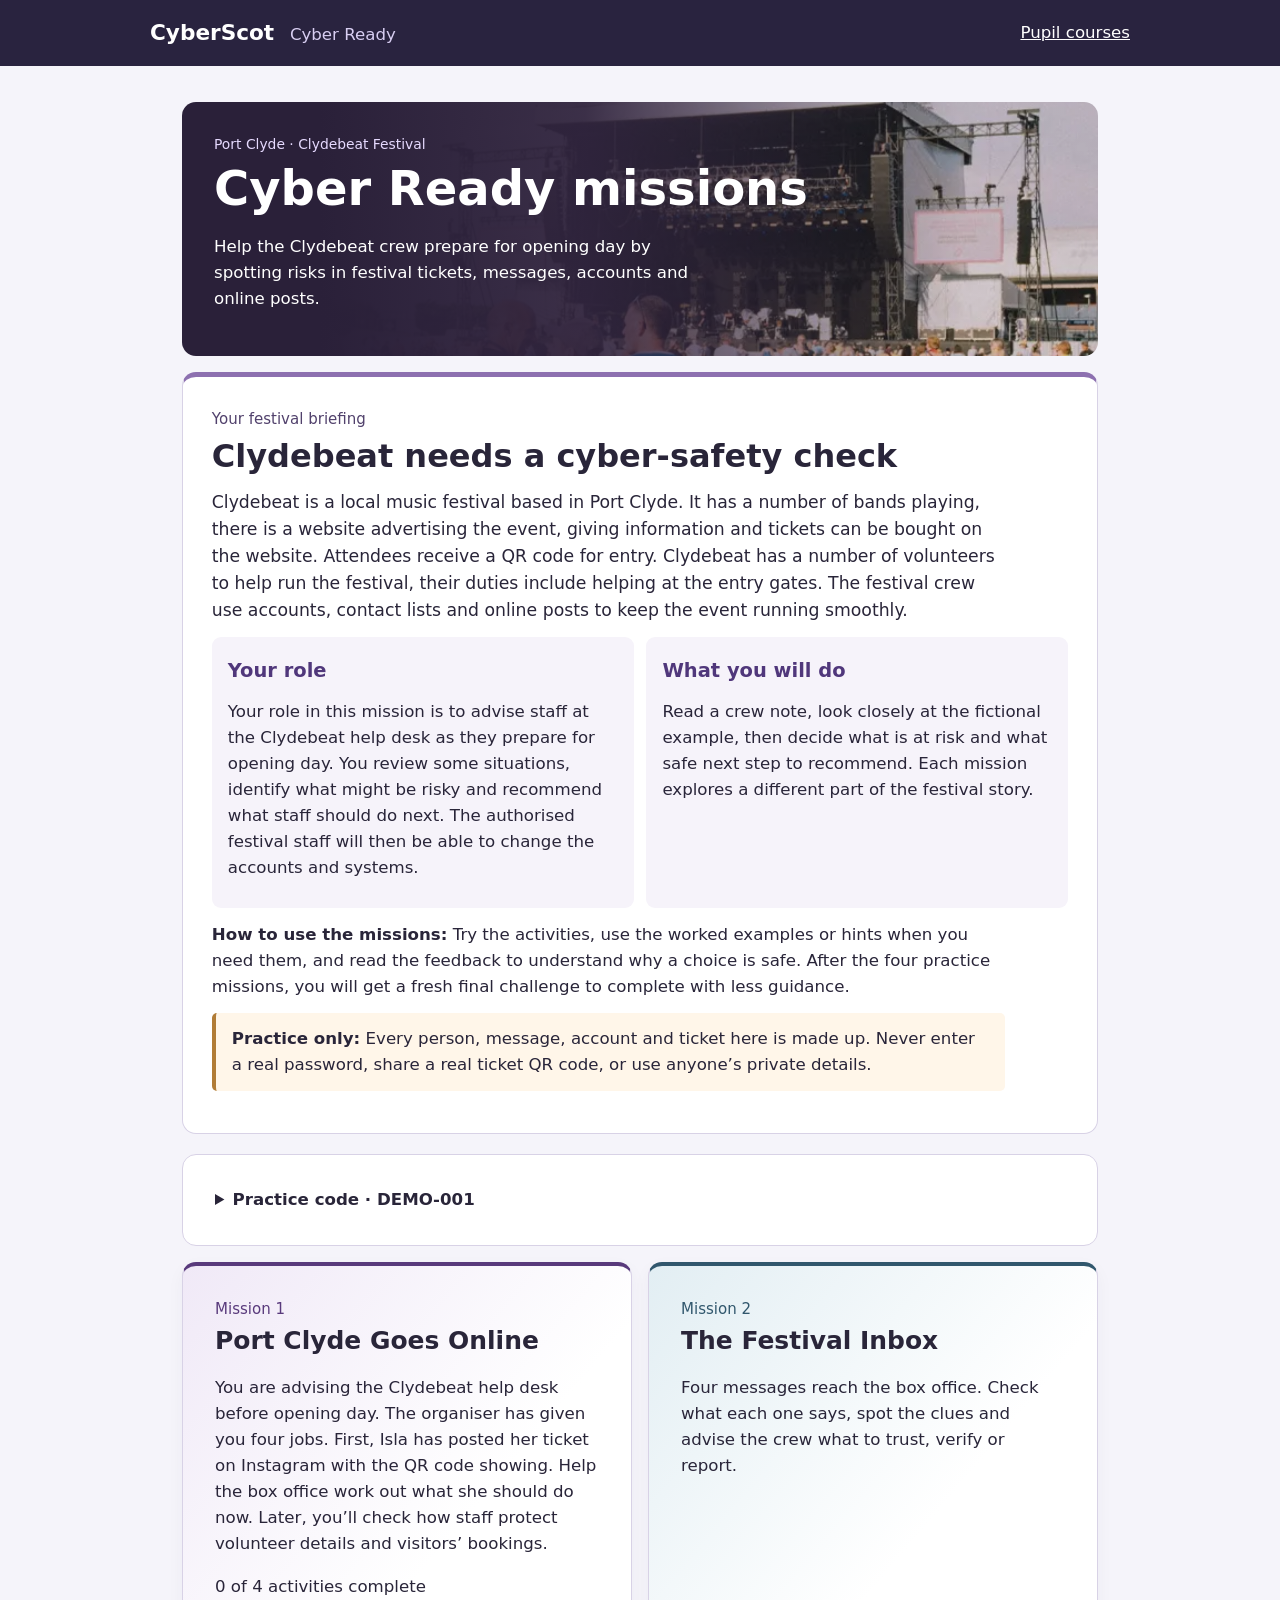
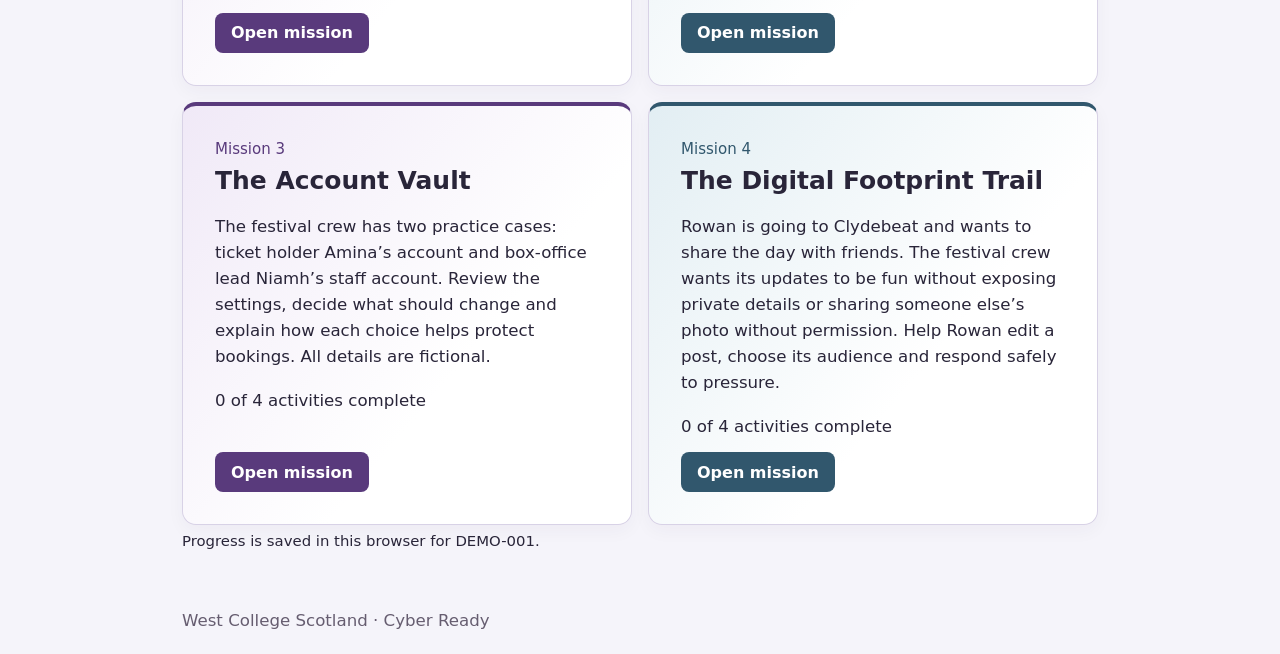
<file: cyberscot/ready/index.html>
<!doctype html><html lang="en-GB"><head><meta charset="utf-8"><meta name="viewport" content="width=device-width, initial-scale=1"><meta name="theme-color" content="#28203e"><title>Cyber Ready · Port Clyde missions</title><link rel="stylesheet" href="ready.css?v=rowan-post-1"></head><body><header><div><a class="brand" href="#home">CyberScot</a> <span>Cyber Ready</span></div><a href="../pupils.html">Pupil courses</a></header><main id="view"></main><footer>West College Scotland · Cyber Ready</footer><script src="missions.js?v=rowan-draft-2"></script><script src="harbour.js?v=scenario-questions-1"></script><script src="teaching.js?v=rowan-draft-2"></script><script src="exhibits.js?v=rowan-draft-2"></script><script src="ready.js?v=exhibits-1"></script></body></html>
</file>
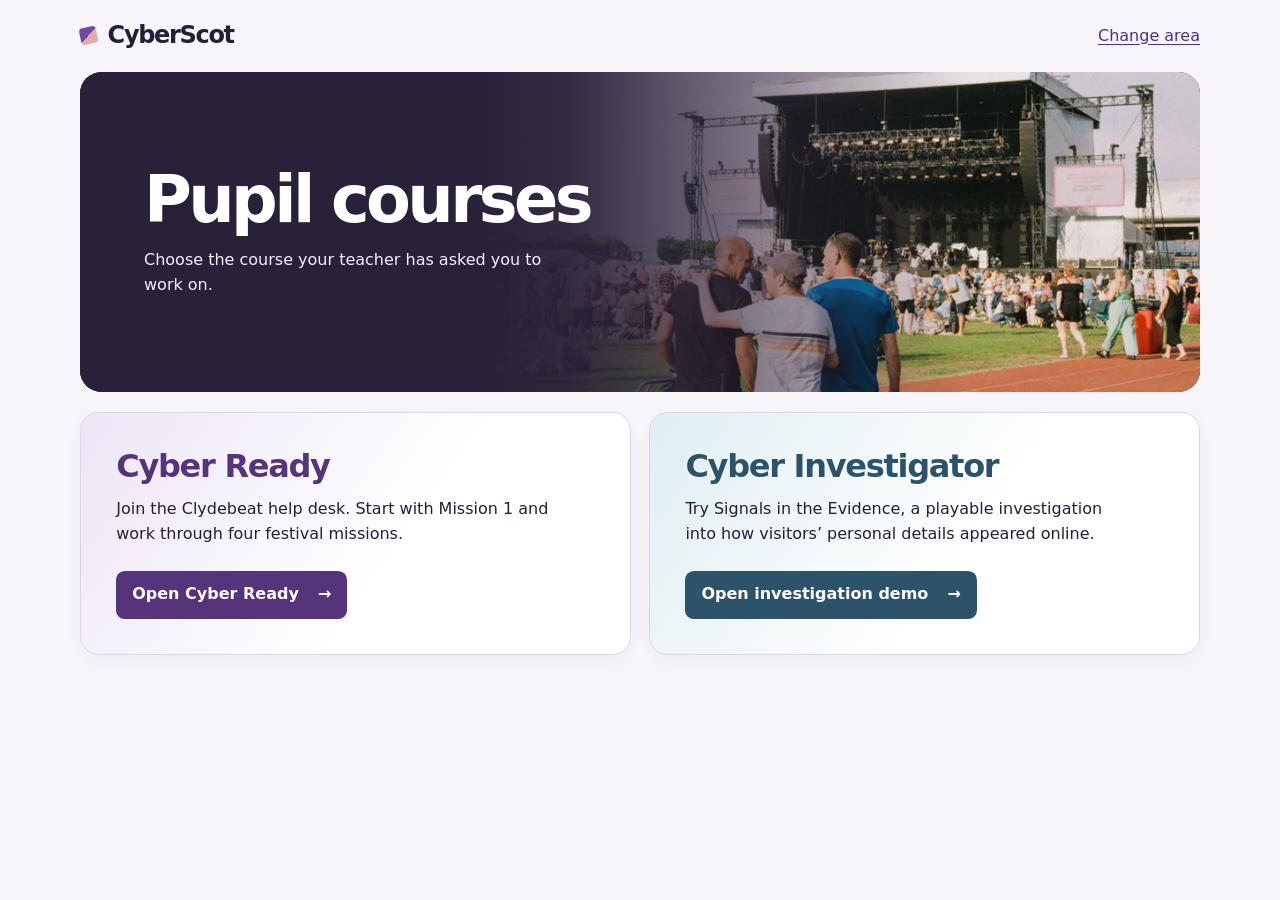
<file: cyberscot/pupils.html>
<!doctype html>
<html lang="en-GB"><head><meta charset="utf-8"><meta name="viewport" content="width=device-width,initial-scale=1"><title>Pupil courses | CyberScot</title><link rel="stylesheet" href="./entry.css?v=festival-photo-1"></head>
<body class="pupils"><header><a href="./">CyberScot</a><a href="./">Change area</a></header><main><section class="intro"><h1>Pupil courses</h1><p>Choose the course your teacher has asked you to work on.</p></section><div class="routes"><article><h2>Cyber Ready</h2><p>Join the Clydebeat help desk. Start with Mission 1 and work through four festival missions.</p><a class="action" href="./ready/">Open Cyber Ready</a></article><article><h2>Cyber Investigator</h2><p>Try Signals in the Evidence, a playable investigation into how visitors’ personal details appeared online.</p><a class="action" href="./investigator/">Open investigation demo</a></article></div></main></body></html>
</file>
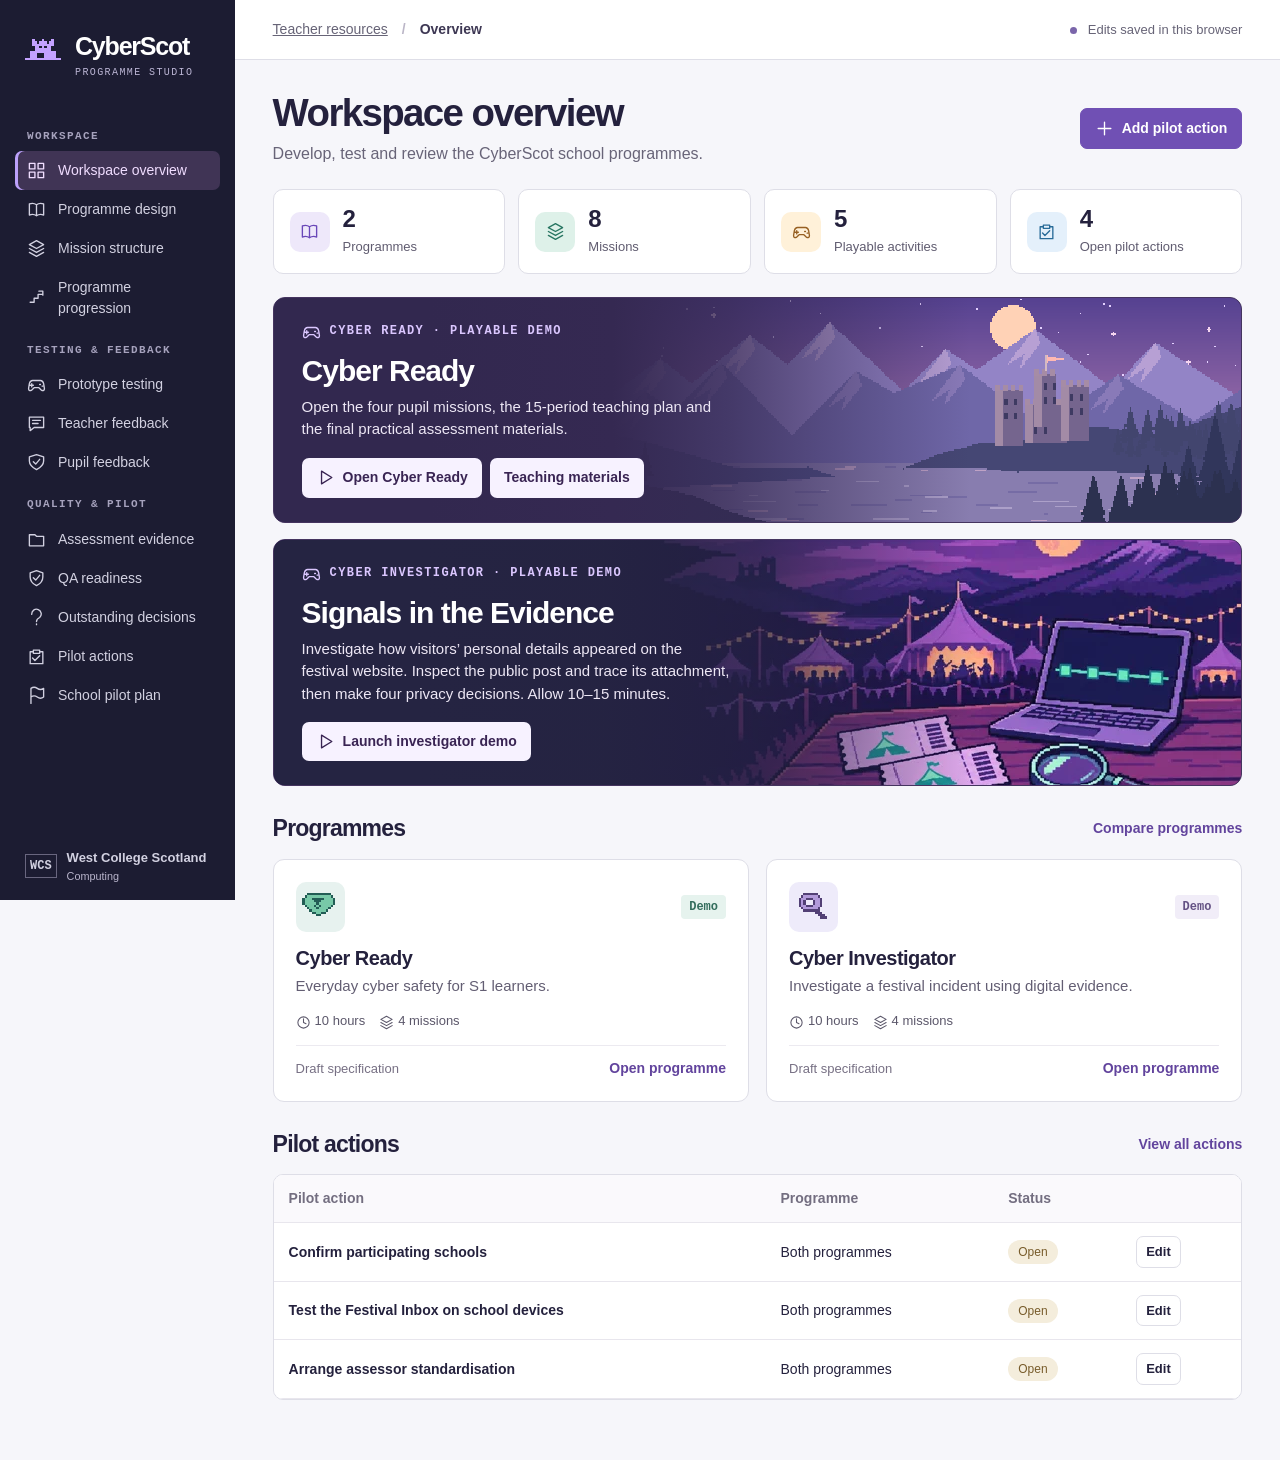
<file: cyberscot/studio.html>
<!doctype html><html lang="en-GB"><head><meta charset="utf-8"><meta name="viewport" content="width=device-width, initial-scale=1"><meta name="theme-color" content="#191a30"><title>CyberScot | Programme workspace</title><link rel="stylesheet" href="./style.css?v=overview-buttons-1"></head><body><a class="skip" href="#main">Skip to content</a><aside id="sidebar"></aside><div id="shell"><header><button id="toggle" aria-label="Toggle navigation">☰</button><a href="./teachers.html">Teacher resources</a><b>/</b><strong id="crumb">Overview</strong><div class="organisation"><i></i> Edits saved in this browser</div></header><main id="main" tabindex="-1"></main></div><dialog id="dialog"><form id="form"></form></dialog><div id="toast" role="status"></div><script src="./app.js?v=overview-buttons-1"></script></body></html>
</file>
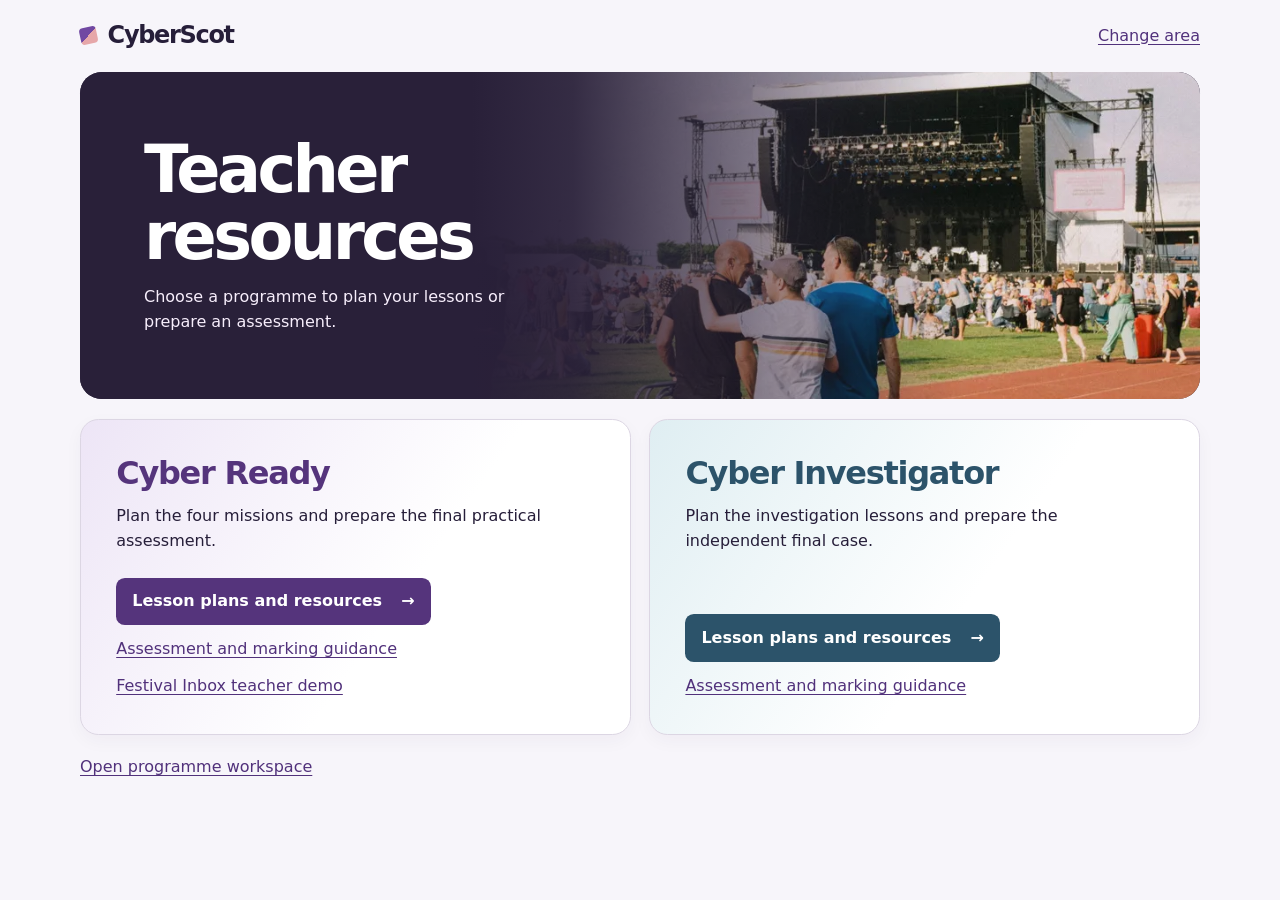
<file: cyberscot/teachers.html>
<!doctype html>
<html lang="en-GB"><head><meta charset="utf-8"><meta name="viewport" content="width=device-width,initial-scale=1"><title>Teacher resources | CyberScot</title><link rel="stylesheet" href="./entry.css?v=festival-photo-1"></head>
<body class="teachers"><header><a href="./">CyberScot</a><a href="./">Change area</a></header><main><section class="intro"><h1>Teacher resources</h1><p>Choose a programme to plan your lessons or prepare an assessment.</p></section><div class="routes"><article><h2>Cyber Ready</h2><p>Plan the four missions and prepare the final practical assessment.</p><a class="action" href="./studio.html#missions/ready">Lesson plans and resources</a><a href="./studio.html#design/ready">Assessment and marking guidance</a><a href="./demo/?view=teacher">Festival Inbox teacher demo</a></article><article><h2>Cyber Investigator</h2><p>Plan the investigation lessons and prepare the independent final case.</p><a class="action" href="./studio.html#missions/investigator">Lesson plans and resources</a><a href="./studio.html#design/investigator">Assessment and marking guidance</a></article></div><a href="./studio.html#overview">Open programme workspace</a></main></body></html>
</file>
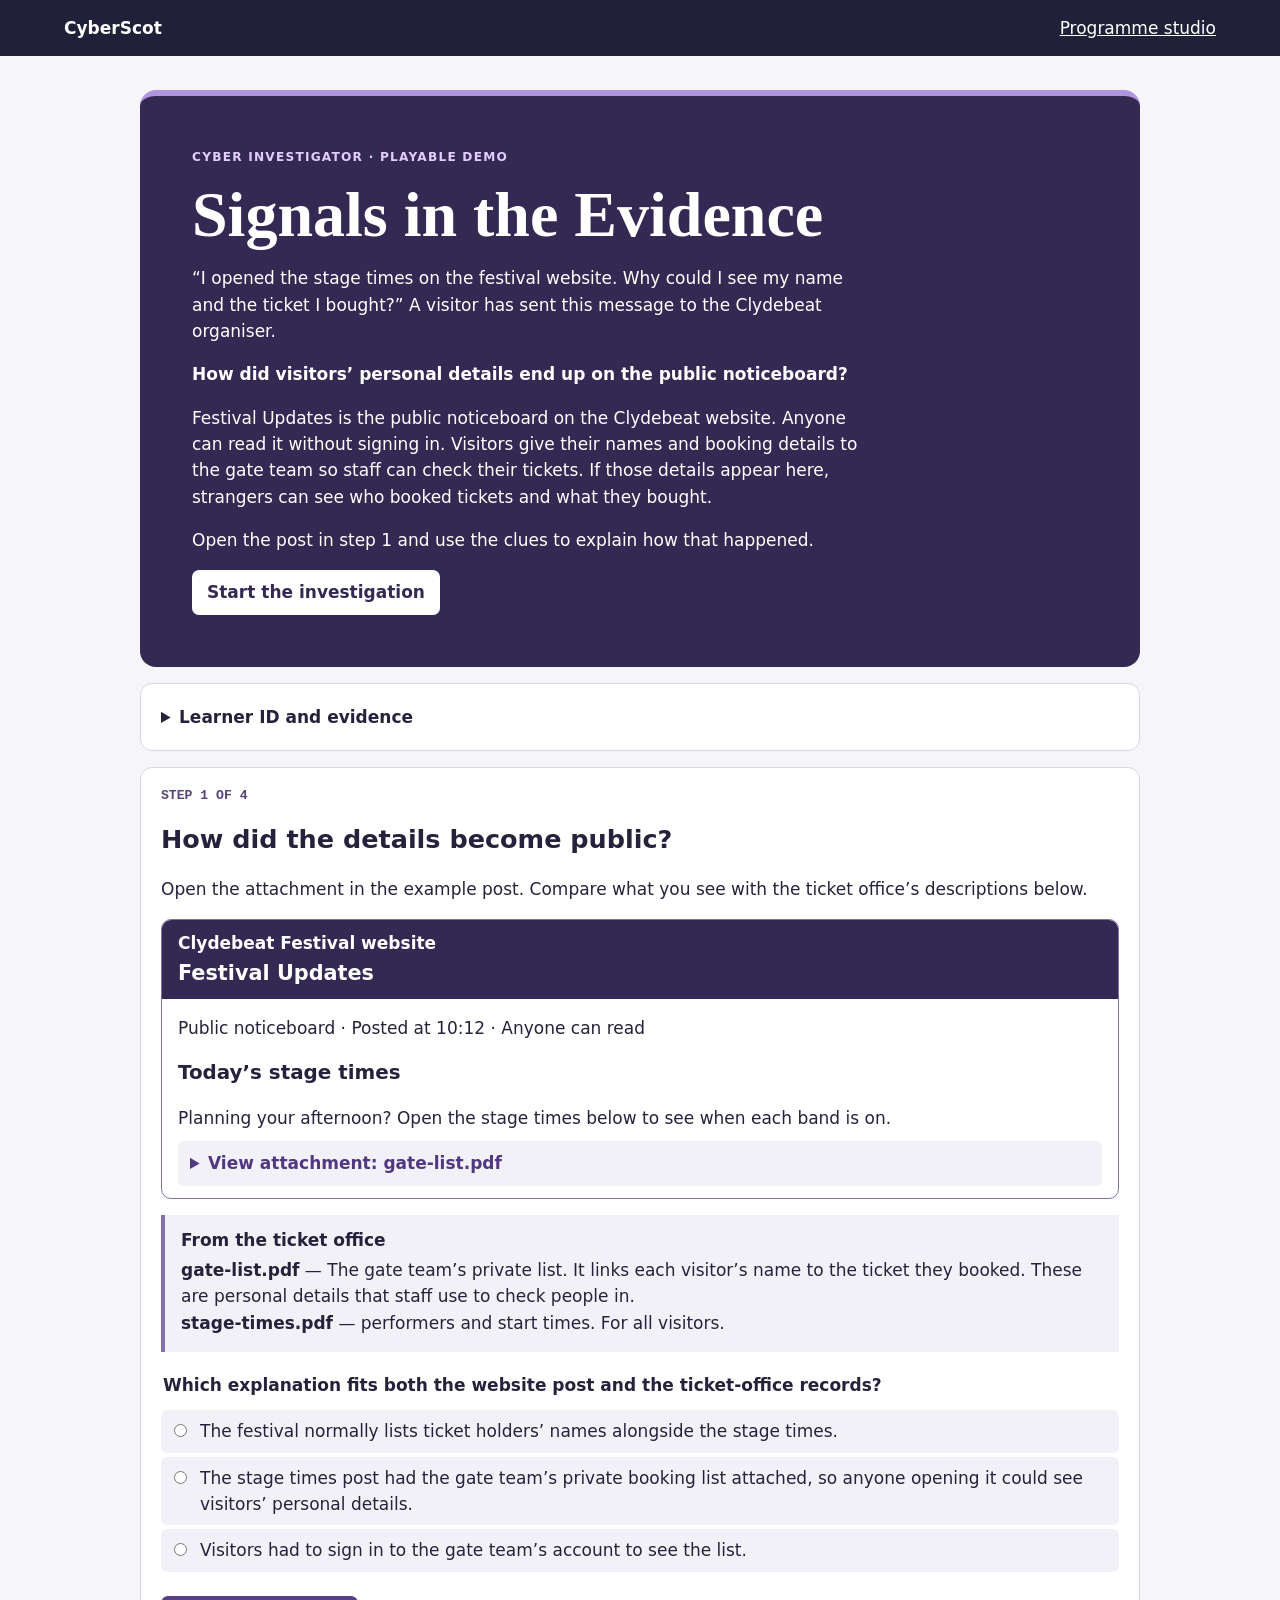
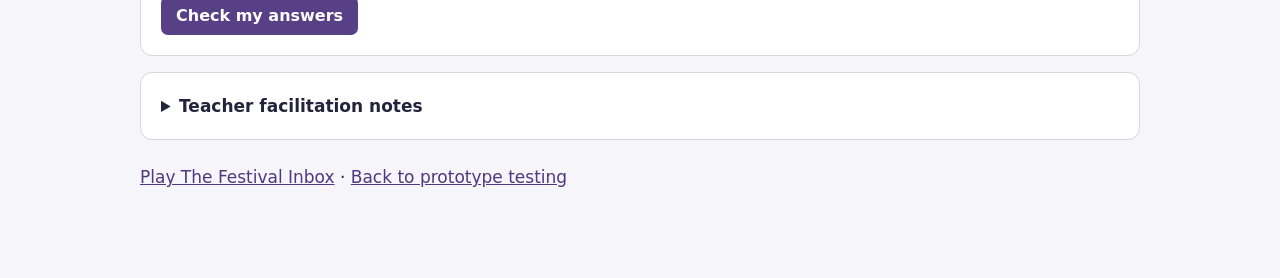
<file: cyberscot/investigator/previous-case.html>
<!doctype html>
<html lang="en-GB"><head><meta charset="utf-8"><meta name="viewport" content="width=device-width,initial-scale=1"><meta name="theme-color" content="#202039"><title>Signals in the Evidence · CyberScot</title>
<style>
*{box-sizing:border-box}body{margin:0;background:#f6f5fa;color:#25233b;font:17px/1.55 system-ui,sans-serif}header{background:#202039;color:white;padding:15px max(5vw,20px);display:flex;justify-content:space-between;align-items:center}header a{color:white}a{color:#513780}main{max-width:1040px;margin:auto;padding:34px 20px 64px}.intro{background:#342952;color:#fff;border-radius:16px;padding:clamp(24px,5vw,52px);border-top:6px solid #ad95df}.intro p{max-width:680px}.label,legend,small{font-weight:700}.label{letter-spacing:.1em;font-size:.76rem;text-transform:uppercase;color:#dfceff}h1{font:600 clamp(2.1rem,6vw,4rem)/1.05 Georgia,serif;margin:14px 0}h2,h3{line-height:1.2}article,section.panel,details.support{background:#fff;border:1px solid #d8d5e2;border-radius:12px;padding:20px;margin-top:16px}.grid{display:grid;grid-template-columns:repeat(auto-fit,minmax(min(100%,300px),1fr));gap:12px}.grid article{margin:0;border-top:4px solid #8372a9}.grid h3{margin:5px 0}.grid p{margin-bottom:0}.record{font:600 .82rem ui-monospace,monospace;color:#564379}fieldset{border:0;margin:20px 0;padding:0}legend{margin-bottom:8px}label.option{display:flex;align-items:baseline;gap:10px;padding:8px;border-radius:6px;background:#f3f1f8;margin:4px 0}select,input[type=text],input[type=number]{font:inherit;padding:7px;border:1px solid #80798f;border-radius:6px;max-width:100%}.row{display:flex;align-items:center;gap:12px;flex-wrap:wrap;margin:7px 0}button{background:#584087;color:#fff;border:0;border-radius:7px;font:600 1rem system-ui;padding:10px 15px;cursor:pointer}button:disabled{background:#686577;cursor:default}:focus-visible{outline:3px solid #7955bd;outline-offset:2px}.feedback{color:#813357;font-weight:600}.met{color:#364d82}.support summary{cursor:pointer;font-weight:bold}#award{border-left:6px solid #8369b5}nav{margin:14px 0}nav a{margin-right:15px}footer{margin:24px 0} [hidden]{display:none!important}
.start{display:inline-block;background:white;color:#342952;border-radius:7px;padding:9px 15px;font-weight:700;text-decoration:none}.clue{border-left:4px solid #8372a9;background:#f3f1f8;padding:12px 16px;margin:12px 0}.clue p{margin:4px 0}.controls{display:flex;gap:10px;flex-wrap:wrap}.back{background:#f3f1f8;color:#342952}.panel h2:focus{outline:0}</style></head><body><header><strong>CyberScot</strong><a href="../">Programme studio</a></header><main>
<div class="intro"><div class="label">Cyber Investigator · Playable demo</div><h1>Signals in the Evidence</h1><p>“At 9 o’clock I printed the ticket list for the gate team. We agreed to tick people off on paper as they arrived. Now the ticket system says someone saved another copy. I didn’t ask for one.”</p><p>The list has visitors’ names on it. Help the Clydebeat festival organiser find out what the records show about the extra copy and what the team should check next.</p><a class="start" href="#t1">Start the investigation</a></div>
<details class="support"><summary>What is a ticket booking list? See an example</summary><p>When someone books tickets for Clydebeat, the festival’s booking system adds a row to a list. It records the booking reference, who booked, how many tickets they booked and whether they have paid. Festival staff use it to check tickets when people arrive.</p><figure style="margin:20px 0"><img src="./booking-list.svg?v=indigo" width="1100" height="500" style="display:block;width:100%;height:auto" alt="Made-up Clydebeat ticket booking list. Booking CB-101 is for Isla Fraser, two adult tickets, paid. CB-102 is for Euan Campbell, one adult ticket, paid. CB-103 is for Amina Hussain, one family ticket, paid."><figcaption>For example, the first row shows that Isla Fraser booked and paid for two adult tickets. All entries in this picture are made up.</figcaption></figure><h3>What does “exported” mean?</h3><p><strong>Exporting means saving a copy of the list as a separate file</strong>, such as a spreadsheet. A helper might do this to prepare a list for staff at the entrance.</p></details><details class="support"><summary>Learner ID and evidence</summary><p>The demo uses DEMO-001 automatically. If you already have a practice code, you can enter it before starting. Finish the three steps and CyberScot will mark and save your case record online. You can bookmark the result page to see it again.</p><label>Learner ID <input id="token" type="text" value="DEMO-001" maxlength="17" spellcheck="false" autocomplete="off"></label><small> Use DEMO-001 or CS-XXXX-XXXX-XXXX (digits and letters A–F). Keep names and email addresses out of the demo.</small></details>
<div id="tasks"></div><section id="award" class="panel" hidden><div class="record">CASE CLOSED · EVIDENCE ANALYST</div><h2>Your case record</h2><p id="save-status" role="status"></p><div id="saved-details"></div><button type="button" id="retry-save" hidden>Try again</button><p><a href="./">Start a fresh investigation</a></p></section>
<details class="support"><summary>Teacher facilitation notes</summary><p>Allow about 5 minutes to read, 8 to build the timeline, 10 to compare explanations and 7 to close the case. Each step shows the records pupils need. Pupils can retry a step and review earlier steps. For discussion, ask why a shared account makes it difficult to identify the person who used it. CyberScot saves the completed demo record online with its practice code, answers and attempt counts. Use fictional codes for demonstrations. The result can be reopened by anyone who has its private link.</p></details>
<footer><a href="../demo/">Play The Festival Inbox</a> · <a href="../#prototype">Back to prototype testing</a></footer></main>
<script>
if(!/^#record=[a-f0-9]{48}$/.test(location.hash))location.replace("./");

const tasks=document.querySelector('#tasks'), token=document.querySelector('#token');
const choice=(id,title,options,multi=false)=>'<fieldset><legend>'+title+'</legend>'+options.map(([v,t])=>'<label class="option"><input type="'+(multi?'checkbox':'radio')+'" name="'+id+'" value="'+v+'">'+t+'</label>').join('')+'</fieldset>';
const clue=(title,body)=>'<div class="clue"><strong>'+title+'</strong><p>'+body+'</p></div>';
const signIn=clue('Sign-in record','10:03 · Someone tried to sign in as <b>event-helper</b>. The sign-in failed.<br>10:07 · Someone signed in successfully as <b>event-helper</b>.');
const copy=clue('Ticket system record','10:11 · The account <b>event-helper</b> saved a copy of the ticket list.');
const statement=clue("Gate team’s morning plan","09:00 · The organiser printed one ticket list for the gate team. The team agreed to tick names off on paper. The organiser says they did not ask for a digital copy.");
const tablet=clue('How the help desk works','Several helpers use the same tablet and sign in as <b>event-helper</b>. The tablet records the account name. Helpers do not sign their own names when they take a turn.');
const events=[['export','A copy of the ticket list was saved'],['failed','A sign-in failed'],['success','A sign-in worked']];
const timeline=['First','Second','Third'].map((label,i)=>'<label class="row">'+label+' <select name="slot'+i+'"><option value="">Choose an event</option>'+events.map(([v,t])=>'<option value="'+v+'">'+t+'</option>').join('')+'</select></label>').join('');
const sections=[
['What happened first?','Read the times on these two records. They are from the same morning. The name event-helper is the name of a festival account.',signIn+copy+'<fieldset><legend>Put the three events in time order. Use each event once.</legend>'+timeline+'</fieldset><label class="row">How many minutes passed between the sign-in that worked and the copy being saved? <input type="number" name="minutes" min="0" max="120"></label>'],
['Why check this copy?','Compare the gate team’s plan with what the ticket system recorded.',statement+copy+choice('reason','Which detail gives the organiser a reason to check what happened?',[['early','The gate team printed its list at 9 o’clock.'],['extra','Someone saved a fresh digital copy even though the team had agreed to use the paper list.'],['names','The printed list shows who booked tickets.']])+signIn+choice('failure','One helper says, “That failed sign-in proves someone broke in.” What can you tell from the record?',[['proof','A failed attempt shows an outsider knew the password.'],['possible','A helper could have mistyped the password. The record doesn’t say who tried.'],['same','The same person must have made both sign-in attempts.']])],
['What should the team do next?','Read how helpers use the tablet, then choose what to tell the organiser.',tablet+copy+choice('verdict','What can you say about who saved the extra copy?',[['organiser','It was the organiser because they printed the first list.'],['bounded','The event-helper account saved it. The record doesn’t identify the person using it.'],['failed','It was whoever made the failed sign-in attempt.']])+choice('limit','Which clue supports your answer?',[['time','The copy was saved at 10:11.'],['shared','Several helpers use the same account.'],['print','The gate team had a paper list.']])+choice('next','Which check could help explain why the extra copy was made?',[['size','Count how many tickets were booked.'],['shift','Ask the helpers on duty whether anyone made a copy and what they needed it for.'],['device','Read the label on the tablet.'],['messages','Check the team’s messages for a request for another list that morning.']])+choice('accounts','At the next festival, helpers will take turns on the same tablet. How should they sign in, and why?',[['rota','Keep one shared account and use the rota to work out who saved each file.'],['individual','Give each helper their own account and have them sign out after their turn. The record will show which account saved a file.'],['password','Keep one shared account with a stronger password. The password will show which helper saved a file.']])]
];
let attempts=[0,0,0],passed=[false,false,false];
tasks.innerHTML=sections.map(([title,intro,body],i)=>'<section class="panel" id="t'+(i+1)+'"'+(i?' hidden':'')+'><div class="record">STEP '+(i+1)+' OF 3</div><h2 tabindex="-1">'+title+'</h2><p>'+intro+'</p>'+body+'<p class="feedback" role="status"></p><div class="controls">'+(i?'<button type="button" class="back" data-show="'+(i-1)+'">Previous step</button>':'')+'<button type="button" data-check="'+i+'">Check my answers</button>'+(i<2?'<button type="button" hidden data-show="'+(i+1)+'">Continue to step '+(i+2)+'</button>':'')+'</div></section>').join('');
function showStep(i){sections.forEach((_,j)=>document.getElementById('t'+(j+1)).hidden=j!==i);const panel=document.getElementById('t'+(i+1));panel.querySelector('h2').focus();panel.scrollIntoView({block:'start'})}
document.querySelector('.start').onclick=e=>{e.preventDefault();showStep(0)};
tasks.addEventListener('click',e=>{const btn=e.target.closest('[data-show]');if(btn)showStep(Number(btn.dataset.show))});
const val=n=>{const el=document.querySelector('[name="'+n+'"]');return el.type==='radio'?document.querySelector('[name="'+n+'"]:checked')?.value:el.value};
const checks=[
()=>[[['failed','success','export'].every((v,i)=>val('slot'+i)===v),'For the order, start at 10:03. What happened then? Read forward and use each event once.'],[val('minutes')!=='' && Number(val('minutes'))===4,'For the minutes, start at 10:07 and count forward to 10:11.']],
()=>[[val('reason')==='extra','Look at what the gate team agreed to use. What did the ticket system record later?'],[val('failure')==='possible','For the failed sign-in, think about what happens when someone types their own password incorrectly.']],
()=>[[val('verdict')==='bounded','For “Who saved the copy?”, look at the name in the ticket system. Does it belong to just one person?'],[val('limit')==='shared','For the supporting detail, look at who can sign in as event-helper.'],[['shift','messages'].includes(val('next')),'For the last check, look for someone or something that could explain the second copy.'],[val('accounts')==='individual','Think about the name beside the 10:11 entry. If everyone uses event-helper, what name will appear whenever anyone saves a file?']]
];
tasks.addEventListener('click',e=>{const b=e.target.closest('[data-check]');if(!b)return;token.value=token.value.trim().toUpperCase();if(!/^(DEMO-001|CS-[0-9A-F]{4}-[0-9A-F]{4}-[0-9A-F]{4})$/.test(token.value)){token.closest('details').open=true;token.focus();token.setCustomValidity('Use the demo ID or a teacher-issued CyberScot code.');token.reportValidity();return}token.disabled=true;const i=Number(b.dataset.check),s=b.closest('section'),f=s.querySelector('.feedback');attempts[i]++;let missing=checks[i]().filter(([ok])=>!ok);if(missing.length){f.textContent='Try again. '+missing.map(x=>x[1]).join(' ');return}passed[i]=true;s.querySelectorAll('input,select').forEach(el=>el.disabled=true);b.hidden=true;const next=s.querySelector('[data-show="'+(i+1)+'"]');if(next)next.hidden=false;f.classList.add('met');f.textContent=['Correct. The sign-in worked at 10:07. The list was copied four minutes later, at 10:11.','Correct. The extra copy was unexpected. A failed sign-in could simply be a typing mistake.','Correct. The record tells you which account saved the copy. The helpers can share a tablet. Signing out and using their own accounts would give the organiser a clearer record next time.'][i];if(passed.every(Boolean)){document.querySelector('#award').hidden=false;f.textContent+=' All three steps complete.';saveCompletedCase()}});
token.oninput=()=>token.setCustomValidity('');

const endpoint='https://cyberscot-programme-studio.genialmoth130.chatgpt.site/api/signals-record';
const fields=['slot0','slot1','slot2','minutes','reason','failure','verdict','limit','next','accounts'];
const statusText=document.querySelector('#save-status');
const retry=document.querySelector('#retry-save');
const readKey=location.hash.match(/^#record=([a-f0-9]{48})$/)?.[1];
const recordKey=readKey || Array.from(crypto.getRandomValues(new Uint8Array(24)),n=>n.toString(16).padStart(2,'0')).join('');
let pendingRecord;
function showRecord(record){
  statusText.textContent='Saved on CyberScot. All three steps are complete. Bookmark this page to reopen your result. Anyone with the link can view it.';
  const details=document.querySelector('#saved-details');
  const summary=document.createElement('p');
  summary.textContent='Practice code '+record.learner+' · '+new Date(record.completedAt).toLocaleDateString('en-GB');
  const list=document.createElement('ol');
  sections.forEach(([title],i)=>{
    const li=document.createElement('li');
    li.textContent=title+' — completed in '+record.attempts[i]+' '+(record.attempts[i]===1?'attempt':'attempts');
    list.append(li);
  });
  const answers=document.createElement('details'), heading=document.createElement('summary');
  heading.textContent='Review my marked answers';answers.append(heading);
  fields.slice(0,record.answers.length).forEach((name,i)=>{
    const el=Array.from(document.getElementsByName(name)).find(e=>e.tagName!=='INPUT'||e.type!=='radio'||e.value===record.answers[i]);
    const p=document.createElement('p');
    if(el.tagName==='SELECT')p.textContent=el.closest('label').firstChild.textContent.trim()+': '+Array.from(el.options).find(o=>o.value===record.answers[i]).text;
    else if(el.type==='number')p.textContent='Minutes from sign-in to copy: '+record.answers[i];
    else p.textContent=el.closest('fieldset').querySelector('legend').textContent+' '+el.closest('label').textContent.trim();
    answers.append(p);
  });
  details.replaceChildren(summary,list,answers);
}
async function syncRecord(){
  retry.hidden=true;
  statusText.textContent=pendingRecord?'Saving your marked case…':'Opening your saved case…';
  try{
    const headers={Authorization:'Bearer '+recordKey};
    const options={headers,cache:'no-store',credentials:'omit'};
    if(pendingRecord){headers['Content-Type']='application/json';options.method='PUT';options.body=JSON.stringify(pendingRecord)}
    const response=await fetch(endpoint,options);
    if(!response.ok)throw new Error('Record unavailable');
    const record=await response.json();
    history.replaceState(null,'','#record='+recordKey);
    showRecord(record);pendingRecord=null;
  }catch{
    statusText.textContent=pendingRecord?'Your answers are marked, but the site hasn’t confirmed the save. Keep this tab open and try again.':'The site could not open this record. Check your connection and try again.';
    retry.hidden=false;
  }
}
function saveCompletedCase(){
  pendingRecord={version:4,learner:token.value,answers:fields.map(name=>name==='minutes'?String(Number(val(name))):val(name)),attempts:[...attempts]};
  syncRecord();
}
retry.onclick=syncRecord;
if(readKey){
  tasks.hidden=true;document.querySelector('.intro').hidden=true;
  document.querySelectorAll('main > details').forEach(el=>el.hidden=true);
  document.querySelector('#award').hidden=false;syncRecord();
}
</script></body></html>
</file>
<file: cyberscot/entry.css>
*{box-sizing:border-box}
:root{color-scheme:light;--ink:#261e39;--violet:#51317b;--line:#dcd6e3}
body{margin:0;background:#f7f5fa;color:var(--ink);font:1rem/1.55 system-ui,sans-serif}
header,main{width:min(100% - 2rem,70rem);margin-inline:auto}
header{display:flex;align-items:center;justify-content:space-between;min-height:4.5rem}
header a:first-child{font-weight:850;letter-spacing:-.055em;text-decoration:none;font-size:1.5rem;color:var(--ink)}
header a:first-child::before{content:"";display:inline-block;width:.7em;height:.7em;margin-right:.45em;border-radius:.16em;transform:rotate(-12deg);background:linear-gradient(145deg,#7148a2 0 50%,#e6a7a9 50%)}
a{color:var(--violet);text-underline-offset:.2em}
main{padding-bottom:2.5rem}
.intro{position:relative;isolation:isolate;overflow:hidden;padding:clamp(1.8rem,5vw,4rem);display:flex;flex-direction:column;justify-content:center;min-height:clamp(15rem,25vw,20rem);border-radius:1.35rem;background:#292039;color:white}
.intro::before{content:"";position:absolute;inset:0 0 0 35%;z-index:-2;background:url('./festival-photo.webp') center 58%/cover}
.intro::after{content:"";position:absolute;inset:0;z-index:-1;background:linear-gradient(90deg,#292039 35%,#292039ee 44%,#29203912 79%)}
h1{font-size:clamp(2.45rem,5.1vw,4.6rem);line-height:1.02;letter-spacing:-.055em;max-width:12ch;margin:0;text-wrap:balance}
.intro p{max-width:min(43%,34rem);margin:1rem 0 0;color:#f7eefc}

.routes{display:grid;grid-template-columns:repeat(2,minmax(0,1fr));gap:1.15rem;margin:1.25rem 0}
article{--accent:#55347c;--tint:#ede5f6;display:flex;flex-direction:column;align-items:flex-start;position:relative;padding:clamp(1.4rem,3vw,2.2rem);border-radius:1.15rem;background:linear-gradient(125deg,var(--tint),white 58%);border:1px solid var(--line);box-shadow:0 6px 18px #3420460a}
article:nth-child(2){--accent:#2c536a;--tint:#dfeef2}
h2{margin:0;color:var(--accent);font-size:clamp(1.55rem,2.7vw,2rem);letter-spacing:-.04em;line-height:1.16}
article p{max-width:44ch;margin:.75rem 0 1.5rem}
.action{display:inline-flex;align-items:center;gap:1.2rem;justify-content:space-between;margin-top:auto;padding:.72rem 1rem;background:var(--accent);color:white;border-radius:.55rem;text-decoration:none;font-weight:700}
.action::after{content:"→" / ""}
.action:hover{filter:brightness(1.12)}
article a+a{margin-top:.75rem}
a:focus-visible{outline:3px solid #a44419;outline-offset:4px}
@media(max-width:42rem){.routes{grid-template-columns:1fr}.intro{padding-top:9.5rem;min-height:auto}.intro::before{inset:0 0 32%;background-position:center 58%}.intro::after{background:linear-gradient(0deg,#292039 35%,#292039eb 48%,transparent 77%)}.intro p{max-width:100%}h1{max-width:none}.action{min-height:44px}}
</file>
<file: cyberscot/ready/ready.css>
*{box-sizing:border-box}html{color-scheme:light}body{margin:0;background:#f5f4fa;color:#292539;font:1.04rem/1.56 system-ui,sans-serif}header{background:#29233f;color:white;display:flex;align-items:center;justify-content:space-between;padding:1rem max(5%,calc((100vw - 980px)/2));gap:1rem}header a{color:white}header span{color:#d8cef2;margin-left:.65rem}.brand{font-weight:800;text-decoration:none;font-size:1.35rem}main,footer{max-width:980px;margin:auto;padding:1.3rem clamp(1rem,3vw,2rem)}h1,h2,h3,p{margin:.3rem 0 .8rem}h1{font-size:clamp(1.8rem,4vw,3rem);line-height:1.15}h2{line-height:1.24}a{color:#533899}.hero,.card,.activity,.profile{border-radius:14px;padding:clamp(1.1rem,3vw,2rem);margin:1rem 0}.hero{background:#382b53;color:white;border-top:5px solid #ae96df}.hero p{max-width:66ch}.hero small{color:#e6daff}.cards{display:grid;grid-template-columns:repeat(auto-fit,minmax(min(100%,340px),1fr));gap:1rem}.card,.activity,.profile{background:white;border:1px solid #d8d2e6}.card{margin:0;display:flex;align-items:flex-start;flex-direction:column}.card .btn{margin-top:auto}.btn,button{display:inline-block;background:#50377b;color:white;border:0;border-radius:8px;padding:.65rem 1rem;font:600 1rem system-ui;cursor:pointer;text-decoration:none}.subtle{background:#efeaf6;color:#3a2955}.source{background:#f2edf9;border-left:4px solid #8264ad;padding:1rem;margin:1rem 0}.source h3,.kicker{font-size:.94rem;color:#51416c}.source p{margin:0}.choice{display:flex;align-items:baseline;gap:.55rem;background:#f6f4f9;padding:.6rem .8rem;margin:.35rem 0;border-radius:5px}.choice:has(:checked){background:#e8def8}.choice input{accent-color:#663e91}fieldset{padding:0;border:0;margin:1.3rem 0}legend{font-weight:700}select,input[type=text]{font:inherit;max-width:100%;padding:.5rem;border:1px solid #8b819c;border-radius:6px}label.setting{display:grid;gap:.3rem;margin:1rem 0}.result{background:#eef0fa;padding:.85rem;border-radius:6px}.hint{color:#7a315b;margin:.25rem 0}.bar{display:flex;flex-wrap:wrap;align-items:center;gap:.75rem}progress{accent-color:#7452a4;width:min(100%,22rem)}details{margin:.8rem 0}summary{cursor:pointer;font-weight:650}footer{color:#665d70}button:focus-visible,a:focus-visible,summary:focus-visible,input:focus-visible,select:focus-visible{outline:3px solid #8b64cc;outline-offset:2px}#sync{font-size:.93rem}section:focus{outline:none}
.harbour-hero{margin:1rem 0 0;background-color:#302541;background-image:linear-gradient(90deg,#252033 0%,#30263ee8 27%,#30263e35 56%,transparent 79%),url("../festival-photo.webp");background-position:center;background-size:cover;border-radius:16px;min-height:290px;display:flex;align-items:center;color:#fff;overflow:hidden}
.harbour-hero>div{padding:clamp(1.25rem,4vw,2.5rem);max-width:53%}.harbour-hero h1{font-size:clamp(2.4rem,5vw,4rem);letter-spacing:-.055em;line-height:.99;margin:.65rem 0 .8rem}.harbour-hero p{font-size:1rem;max-width:35ch}.mission-sign{font:700 .79rem/1.4 ui-monospace,monospace;color:#ffdfaa;letter-spacing:.09em}.shift-route{list-style:none;display:grid;grid-template-columns:repeat(4,1fr);gap:.4rem;padding:0;margin:.9rem 0 1.3rem}.shift-route li{display:flex;align-items:center;gap:.55rem;border-bottom:3px solid #d5cfe2;padding:.45rem .2rem;font-size:.95rem;color:#635971}.shift-route li[aria-current]{border-color:#684699;color:#40276c;font-weight:750}.shift-route span{display:grid;place-items:center;background:#e6dfef;color:#463651;border-radius:50%;width:1.65rem;height:1.65rem;flex:none;font-weight:700}.shift-route li[aria-current] span{background:#4a346d;color:#fff}.shift-work h2{font-size:clamp(1.55rem,3vw,2.05rem);letter-spacing:-.03em}.desk-evidence{margin:1.2rem 0 1.7rem;padding:clamp(.95rem,2.5vw,1.5rem);border-radius:12px;background:#f3eff8;color:#342640}.desk-evidence h3{font-size:1.2rem}.handover-grid,.crew-notes{display:grid;grid-template-columns:repeat(3,1fr);gap:.65rem;align-items:start}.handover,.crew-notes p{background:#fff;border:1px solid #d8cfe2;border-top:4px solid #896aa8;border-radius:8px;padding:.85rem;margin:.2rem 0}.handover small,.crew-notes b,.chat-bubble b{display:block;color:#634976}.handover summary small{font-weight:500;margin-left:1.1rem}.handover p{margin:.65rem 0 0}.chat-bubble{padding:.8rem 1rem;background:#fff;border-radius:12px 12px 12px 1px;max-width:38rem;border:1px solid #d8cfe2}.chat-bubble p{margin:.25rem 0}.mini-demo{padding:.65rem 0 0}.mini-demo summary{color:#513580}.decision-card,.booking-slip dl{display:grid;grid-template-columns:auto 1fr;gap:.4rem 1rem}.decision-card dt,.booking-slip dt{font-weight:700}.decision-card dd,.booking-slip dd{margin:0}.booking-slip{background:#fffaf0;border:1px dashed #967956;max-width:31rem;border-radius:6px;padding:1rem;margin:.8rem 0}.booking-slip small{color:#665841}.shift-work fieldset{border-bottom:1px solid #e8e2ee;padding:0 0 .9rem}.shift-work .result{border-left:4px solid #695194}.harbour-card{border-top:6px solid #77548d}
@media(max-width:660px){.harbour-hero{background-image:linear-gradient(0deg,#292137 0%,#292137f2 46%,transparent 73%),url("../festival-photo.webp");background-position:center 58%;background-size:cover;min-height:320px;align-items:flex-end}.harbour-hero>div{max-width:100%;padding:1.15rem}.harbour-hero h1 br{display:none}.harbour-hero h1 br:after{content:' '}.harbour-hero h1{font-size:2.05rem}.harbour-hero h1 br{display:initial}.harbour-hero p{max-width:40ch;margin-bottom:0}.shift-route{grid-template-columns:1fr 1fr}.handover-grid,.crew-notes{grid-template-columns:1fr}.desk-evidence{padding:.9rem}}
.learn-panel{margin:1.3rem 0;padding:clamp(.9rem,3vw,1.35rem);border:1px solid #c9bbdf;border-radius:12px;background:#fbf9ff}.learn-panel h3{color:#432866;font-size:1.23rem}.learn-panel p{max-width:72ch}.learn-panel details{background:#f0eaf8;border-radius:7px;padding:.65rem .9rem}.learn-panel details p{margin:.55rem 0 .2rem}.learn-panel>p:last-child{margin-bottom:0}
.briefing{margin:1rem 0 1.25rem;padding:clamp(1.1rem,3vw,1.8rem);border-radius:14px;background:#fff;border:1px solid #d8d2e6;border-top:5px solid #8d70b0}.briefing h2{font-size:clamp(1.45rem,3vw,2rem)}.briefing-lead{font-size:1.08rem;max-width:72ch}.briefing-grid{display:grid;grid-template-columns:repeat(auto-fit,minmax(min(100%,260px),1fr));gap:.8rem;margin:.8rem 0}.briefing-grid article{padding:.9rem 1rem;background:#f6f3fa;border-radius:9px}.briefing-grid h3{color:#50377b}.briefing-grid p,.briefing-note{max-width:75ch}.briefing-note{margin:.85rem 0}.briefing-note.safety{padding:.8rem 1rem;background:#fff6e9;border-left:4px solid #b17c36;border-radius:5px}
.activity-nav{display:grid;grid-template-columns:repeat(4,1fr);gap:.5rem;margin:.8rem 0 .2rem}.activity-nav button{background:#fff;color:#49365f;border:1px solid #d8d2e6;text-align:left;display:flex;align-items:center;gap:.5rem;padding:.7rem}.activity-nav button[aria-current]{background:#eee8f6;border-color:#8061a2;box-shadow:inset 0 -3px #8061a2}.activity-nav button span{display:grid;place-items:center;flex:none;width:1.6rem;height:1.6rem;border-radius:50%;background:#e7e0ef;font-size:.9rem}.activity-nav button[aria-current] span{background:#50377b;color:white}.nav-help{font-size:.9rem;color:#625a6d;margin:.3rem 0 .8rem}
@media(max-width:660px){.activity-nav{grid-template-columns:1fr 1fr}.activity-nav button{font-size:.9rem}}

/* Simulated handheld gate reader */
.gate-phone {
  width: min(100%, 16rem);
  margin: 1.2rem auto;
  padding: .9rem 1rem .55rem;
  border: 5px solid #24262d;
  border-radius: 2.35rem;
  box-shadow: 0 0 0 2px #8c909c, inset 0 0 0 2px #08090d, 0 .65rem 1.4rem #27223733;
  background: radial-gradient(ellipse at 75% 45%, #342d40, #13151c 65%);
  color: white;
  text-align: center;
}
.gate-sensor, .gate-home {margin: auto; border-radius: 1rem}
.gate-sensor {width: 3rem; height: .7rem; background: #090a0c}
.gate-top {display: flex; align-items: center; justify-content: space-between; gap: .3rem; margin: 1rem 0; font-size: .8rem}
.gate-top span {padding: .18rem .5rem; border: 1px solid #ffffff70; border-radius: 1rem}
.gate-lens, .gate-result {height: 11rem; display: grid; place-items: center}
.gate-frame {position: relative; display: grid; place-items: center; width: min(100%, 9rem); height: 9rem;
  background: linear-gradient(white,white) left top,linear-gradient(white,white) right top,linear-gradient(white,white) left bottom,linear-gradient(white,white) right bottom;
  background-size: 1.3rem 3px; background-repeat: no-repeat}
.gate-frame::before {content: ''; position: absolute; inset: 0; background: inherit; background-size: 3px 1.3rem}
.gate-frame img {width: 6.2rem; height: auto; transform: rotate(-6deg); border-radius: .2rem; box-shadow: 0 .3rem .8rem #0008; image-rendering: pixelated}
.gate-frame i {position: absolute; width: 95%; height: 2px; background: #e6faff; box-shadow: 0 0 .55rem #aaf4ff; animation: gate-sweep 2.6s ease-in-out infinite alternate}
@keyframes gate-sweep {from {transform: translateY(-2rem)} to {transform: translateY(2rem)}}
@media (prefers-reduced-motion: reduce) {.gate-frame i {animation: none}}
.gate-display strong, .gate-display span {display: block; color: white}
.gate-display strong {font-size: 1.6rem}
.gate-display span {font-size: .83rem}
.gate-home {width: 3rem; height: .22rem; margin-top: 1.6rem; background: #fff}
.gate-phone[data-state="ready"] .gate-result, .gate-phone:not([data-state="ready"]) .gate-lens {display: none}
.gate-phone[data-state="accepted"] {background: linear-gradient(150deg,#086d4e,#00513c)}
.gate-phone[data-state="used"] {background: linear-gradient(150deg,#9b343f,#651d32)}
.gate-result::after {display: grid; place-items: center; border-radius: 50%; width: 5rem; height: 5rem; background: #ffffff26; font: bold 3.2rem/1 system-ui}
.gate-phone[data-state="accepted"] .gate-result::after {content: '✓'}
.gate-phone[data-state="used"] .gate-result::after {content: '×'}
clydebeat-gate [hidden] {display: none}

.volunteer-rota{margin:.85rem 0;background:#fff;color:#28203e;border:1px solid #cfbfdc;border-radius:.75rem;overflow:hidden}
.volunteer-rota .rota-heading{background:#45345b;color:white;padding:.7rem .85rem}
.volunteer-rota .rota-heading small{display:block;color:#eee4f7}
.volunteer-rota ul{list-style:none;padding:0;margin:0}
.volunteer-rota li{display:flex;align-items:center;gap:.65rem;padding:.7rem .85rem;margin:0}
.volunteer-rota li+li{border-top:1px solid #e8dfed}
.volunteer-rota li small{display:block;color:#634976}
.volunteer-rota .rota-initials{display:grid;place-items:center;border-radius:50%;background:#eee6f5;color:#4e3268;font-weight:700;width:2.4rem;height:2.4rem;flex:none}
.volunteer-rota li:last-child .rota-initials{background:#e1edf4;color:#284d65}

.booking-outage{margin:.85rem 0;border:1px solid #c9bfd3;border-radius:.7rem;overflow:hidden;background:#fff;color:#28203e}
.outage-address{display:flex;align-items:center;gap:.5rem;padding:.45rem .65rem;background:#eeeaf3;color:#483c56;font-size:.78rem;overflow-wrap:anywhere}
.outage-address span{color:#786986;white-space:nowrap;font-size:.65rem}
.outage-brand{padding:.75rem .85rem;background:#342447;color:#fff;font-weight:800;font-size:1.25rem}
.booking-outage .outage-brand small{color:#eee2fb;font-size:.78rem;font-weight:500}
.outage-message{padding:1rem .85rem}
.booking-outage .outage-message small{color:#893d29;font-weight:700}
.outage-message h4{margin:.45rem 0;font-size:1.15rem}

#view > .hero:first-child{border:0;background:linear-gradient(90deg,#2a2039 15%,#30243ef0 44%,#30243e33 85%),url('../festival-photo.webp') center/cover;min-height:15rem;display:flex;flex-direction:column;justify-content:center}
#view > .hero:first-child p{max-width:min(48ch,58%)}
.cards .card{--accent:#593a7c;background:linear-gradient(130deg,#f0e9f7,white 62%);border-top:4px solid var(--accent);box-shadow:0 6px 18px #3420460a}
.cards .card:nth-child(even){--accent:#31576d;background:linear-gradient(130deg,#e2eef3,white 62%)}
.cards .card .kicker{color:var(--accent)}
.cards .card .btn{background:var(--accent);color:white}
.activity-nav button{border-radius:.8rem;min-height:3.4rem}
.activity-nav button[aria-current]{background:#45305e;color:white;box-shadow:none}
.activity-nav button[aria-current] span{background:#eee6f5;color:#372449}
@media(max-width:42rem){#view > .hero:first-child{padding-top:9rem;background:linear-gradient(0deg,#292039 36%,#292039d9 56%,transparent 82%),url('../festival-photo.webp') center 58%/cover}#view > .hero:first-child p{max-width:100%}}

.mock-device{margin:1rem auto 0;max-width:30rem;border:3px solid #42394c;border-radius:1rem;overflow:hidden;background:white;color:#30283c;box-shadow:0 .4rem 1rem #35254716}
.device-bar{background:#30283e;color:#fff;padding:.65rem 1rem;display:flex;align-items:center;justify-content:space-between;font-size:.83rem;font-weight:650}
.device-bar i{width:1.1rem;height:.5rem;border:1px solid currentColor;border-radius:2px}
.device-body{padding:clamp(.9rem,3vw,1.45rem);overflow-wrap:anywhere}
.device-body h3{margin:0 0 .65rem}.device-body small,.sample-pass span{display:block;color:#62546c}
.exhibit-detail{background:#f6f3fa;border:1px solid #d7ccdf;border-radius:.55rem}
.exhibit-detail summary{padding:.65rem .8rem;color:#4c3667}
.exhibit-detail>div{padding:.25rem .8rem .7rem}
.account-rows{margin:.65rem 0}.account-rows div{padding:.55rem 0;border-bottom:1px solid #ded7e6}.account-rows dt{font-size:.85rem;color:#675c70}.account-rows dd{margin:0;font-weight:650}
.mock-bubble{background:#ece6f5;border-radius:1rem 1rem 1rem .2rem;padding:.7rem .9rem;margin:.6rem 0}.mock-bubble p{margin:0}
.sample-pass{display:flex;justify-content:space-between;gap:.5rem;align-items:center;border:1px dashed #977caa;border-radius:.6rem;padding:.65rem;background:#fff6ed}.sample-pass b{display:block}
.post-photo{margin:.5rem 0}.post-photo img{width:100%;height:10rem;object-fit:cover;object-position:center 58%;border-radius:.55rem}.post-photo figcaption{font-size:.85rem}

.rowan-photo{display:block;width:100%;height:auto;border-radius:.45rem}.insta-author{display:flex;align-items:center;gap:.55rem;margin:.5rem 0}.insta-author b{display:grid;place-items:center;width:2rem;height:2rem;border-radius:50%;background:#684272;color:white}
</file>
<file: cyberscot/style.css>
*{box-sizing:border-box}body{--ink:#24213d;--purple:#6947b8;--border:#dedee7;color:var(--ink);background:#f6f6fa;margin:0;font:16px/1.5 Inter,"Segoe UI",Arial,sans-serif}button,input,textarea,select{font:inherit}button,a{touch-action:manipulation}a{color:inherit}button,.btn{cursor:pointer}.skip{position:absolute;left:-9999px}.skip:focus{left:0;background:white;z-index:10}aside{position:fixed;inset:0 auto 0 0;width:235px;background:#1c1c32;color:#d2d1e1;display:flex;flex-direction:column;z-index:4;padding:28px 15px 16px;overflow-y:auto}.brand{display:flex;align-items:center;gap:12px;margin:0 8px 35px;color:white}.brand strong{font-size:25px;letter-spacing:-1.2px}.brand small{display:block;font:10px/1.3 monospace;letter-spacing:1.4px;color:#bcb6d5;text-transform:uppercase}.pixel{width:40px;height:40px}.navlabel,.kicker{font:700 12px/1.4 "Courier New",monospace;text-transform:uppercase;letter-spacing:1.4px}.navlabel{margin:15px 12px 7px;color:#a6a2bd;font-size:11px}.navlink{display:flex;align-items:center;text-decoration:none;gap:12px;border-radius:7px;padding:9px 12px;font-size:14px;font-weight:500}.navlink:hover{background:#303049}.navlink.active{background:#403455;color:#f0ddff;box-shadow:inset 3px 0 #bca1fb}.ic{width:19px;height:19px;vertical-align:middle;flex:none}.footbrand{margin-top:auto;padding:25px 10px 0;display:flex;gap:10px;align-items:center;font-size:13px;font-weight:650}.footbrand span{border:1px solid #69667f;padding:4px;font:bold 12px monospace}.footbrand small{display:block;font-weight:400;color:#b9b5cc}#shell{margin-left:235px}header{height:60px;border-bottom:1px solid var(--border);background:white;display:flex;gap:14px;align-items:center;padding:0 3.6%;font-size:14px;color:#676477}header b{color:#bbb6c7}header strong{font-weight:600;color:#3e3854}.organisation{margin-left:auto;font-size:13px}.organisation i{display:inline-block;width:7px;height:7px;background:#7a65aa;border-radius:50%;margin-right:7px}#toggle{display:none}main{max-width:1530px;margin:auto;padding:31px 3.6% 60px}h1,h2,h3,p{margin:0}h1{font-size:clamp(29px,3vw,42px);letter-spacing:-1.6px;line-height:1.15}h2{font-size:23px;letter-spacing:-.8px}h3{font-size:20px;letter-spacing:-.5px;line-height:1.3}.sub{color:#686478;margin-top:7px}.heading,.sectionhead,.cardtop,.endrow{display:flex;align-items:center;justify-content:space-between;gap:14px}.btn,button{display:inline-flex;align-items:center;justify-content:center;gap:8px;border:1px solid var(--border);background:white;color:var(--ink);border-radius:7px;text-decoration:none;padding:9px 14px;font-size:14px;font-weight:650}.btn:hover,button:hover{filter:brightness(.96)}.primary{background:#7050b4;color:white;border-color:#7050b4}.stats{display:grid;grid-template-columns:repeat(4,1fr);gap:13px;margin:23px 0}.metric{display:flex;align-items:center;gap:13px;background:white;border:1px solid var(--border);border-radius:10px;padding:15px 16px;text-decoration:none}.iconbox{display:grid;place-items:center;width:40px;height:40px;border-radius:10px;color:var(--purple);background:#eee8fa}.metric:nth-child(2) .iconbox,.green{color:#287662;background:#def1e9}.metric:nth-child(3) .iconbox{color:#976022;background:#fff1d9}.metric:nth-child(4) .iconbox{color:#286b98;background:#e4f0fb}.metric b{font-size:24px;display:block;line-height:1.2}.metric small{color:#605c70;font-size:13px}.hero{background:#332956;position:relative;isolation:isolate;overflow:hidden;border:1px solid #45345f;border-radius:12px;min-height:205px;color:white;display:flex;align-items:center}.hero:before{content:"";position:absolute;inset:0 0 0 32%;background:url('./glenbrae.png') right center/cover no-repeat;image-rendering:pixelated;z-index:-2}.hero:after{content:"";position:absolute;inset:0;background:linear-gradient(90deg,#32284f 16%,#352952 35%,#352952bd 47%,transparent 72%);z-index:-1}.herocopy{padding:24px 28px;max-width:61%}.hero .kicker{color:#dbc7ff;display:flex;gap:9px;align-items:center}.hero h2{font-size:30px;letter-spacing:-1px;margin:7px 0 3px}.hero p{color:#ede7f5;font-size:15px;max-width:430px}.hero .btn{margin-top:17px;background:#f7f2ff;color:#392453;border:0}.sectionhead{margin:25px 0 13px}.textlink{color:#62449d;font-size:14px;font-weight:650;text-decoration:none}.cards{display:grid;grid-template-columns:1fr 1fr;gap:17px}.card,.panel{padding:22px;border:1px solid var(--border);border-radius:11px;background:white}.card{position:relative;overflow:hidden}.emblem{width:49px;height:50px;display:grid;place-items:center;border-radius:10px;background:#e7f2ef}.emblem.violet{background:#eeebfa}.tag{font:650 12px/1.5 "Courier New",monospace;color:#645284;padding:3px 8px;background:#f1edf8;border-radius:4px}.tag.green{background:#e6f3ee;color:#346e5d}.card h3{margin:13px 0 4px}.card p{font-size:15px;color:#635e73}.meta{display:flex;gap:14px;align-items:center;margin:14px 0;font-size:13px;color:#5b576a}.meta .ic{width:15px;height:15px;margin-right:4px}.endrow{border-top:1px solid #eceaf0;padding-top:12px;font-size:13px;color:#777084}.tablewrap{overflow:auto}table{width:100%;border-collapse:collapse;text-align:left;background:white}th,td{padding:13px 15px;border-bottom:1px solid #e8e6ed;font-size:14px}th{color:#736e80;background:#faf9fc;font-weight:550}.tablebox{border:1px solid var(--border);overflow:hidden;border-radius:10px}.pill{display:inline-block;border-radius:20px;background:#f4eddc;color:#785c2b;padding:3px 10px;font-size:12px;white-space:nowrap}.pill.done{background:#e2f1e8;color:#296b49}.tabs{display:flex;gap:8px;margin:22px 0;flex-wrap:wrap}.tabs a{font-size:14px;text-decoration:none;border:1px solid var(--border);border-radius:7px;padding:7px 13px;background:white}.tabs .selected{background:#ece6f7;color:#59378e;border-color:#c9b7e3}.stack{display:grid;gap:12px}.panel h3{font-size:17px}.panel p{margin:7px 0;color:#625d71}.panel .btn{margin-top:7px}details{background:white;border:1px solid var(--border);border-radius:8px;margin:10px 0;padding:0 16px}summary{cursor:pointer;padding:15px 0;font-weight:620}.doctext{font:15px/1.65 "Segoe UI",Arial,sans-serif;white-space:pre-wrap;overflow-wrap:anywhere;margin:10px 0 16px}.tabular{font:14px/1.55 monospace;white-space:pre;overflow:auto;background:#f7f7fb;padding:12px}.notice{border-left:3px solid #9e80c5;background:#edeaf4;margin:17px 0;padding:11px 15px;font-size:14px}.empty{text-align:center;padding:35px;color:#706b7e;background:white;border:1px dashed #c6c0d3;border-radius:9px}dialog{color:var(--ink);width:min(680px,94vw);max-height:90vh;overflow:auto;border:1px solid var(--border);border-radius:12px;padding:25px}dialog::backdrop{background:#17182c88}label{display:block;font-size:14px;font-weight:600;margin:15px 0}input,textarea,select{border:1px solid #c6c0d2;border-radius:6px;width:100%;padding:9px;color:var(--ink);background:white;margin-top:5px}textarea{min-height:95px}textarea.long{min-height:40vh}.actions{display:flex;gap:8px;justify-content:flex-end;margin-top:17px}.kicker{color:#726087}.badge{color:#756b85;font-size:13px}.mini{padding:5px 9px;font-size:13px}#toast:not(:empty){position:fixed;bottom:18px;right:18px;z-index:10;padding:12px 18px;background:#302746;color:white;border-radius:7px}.space{margin-top:22px}:focus-visible{outline:3px solid #a076d5;outline-offset:3px}@media(min-width:1550px){main{padding-top:40px}.hero{min-height:250px}}@media(max-width:1080px){aside{width:206px}#shell{margin-left:206px}.metric{padding:12px;gap:8px}.iconbox{width:32px;height:36px}.stats{gap:8px}.meta{gap:8px}}@media(max-width:850px){aside{transform:translateX(-100%);top:57px}body.open aside{transform:none}#shell{margin-left:0}#toggle{display:inline-flex}header{height:57px}main{padding:24px 4%}.heading{align-items:flex-start}.organisation{font-size:12px}}@media(max-width:620px){.stats{grid-template-columns:1fr 1fr}.cards{grid-template-columns:1fr}.hero:before{inset:0;opacity:.6}.hero:after{background:linear-gradient(90deg,#30244ceb,transparent)}.herocopy{max-width:90%;padding:20px}.heading{flex-wrap:wrap}.organisation{display:none}.sectionhead h2{font-size:21px}.hero h2{font-size:28px}.sectionhead{gap:7px}.tablebox th,.tablebox td{padding:9px}.metric b{font-size:22px}}

.evidence-hero{margin-top:16px}
.evidence-hero::before{inset:0;background-image:url('./investigator/evidence.webp');background-position:right center}
.evidence-hero::after{background:linear-gradient(90deg,#252442 15%,#252442f5 34%,#252442b3 50%,transparent 72%)}
@media(max-width:620px){.evidence-hero{padding-top:110px}.evidence-hero::before{inset:0 0 auto;height:125px;opacity:1}.evidence-hero::after{background:linear-gradient(to bottom,transparent 75px,#252442 124px)}.evidence-hero .herocopy{max-width:100%}}
.teaching-approach{margin:18px 0;padding:18px 21px;border:1px solid #d9c9ef;border-left:4px solid #7956b8;border-radius:9px;background:#f2eef9}.teaching-approach h2{font-size:19px;margin-bottom:5px}.teaching-approach p{max-width:1000px;color:#514a63}.lesson-plan-intro{margin:4px 0 16px;padding:15px 17px;background:#f7f5fb;border-radius:8px}.lesson-plan-intro p{margin:0 0 10px;color:#514b62;font-size:15px}.lesson-plan-intro p:last-child{margin-bottom:0}.lesson-grid{display:grid;grid-template-columns:1fr 1fr;gap:12px;margin:12px 0 18px}.lesson-card{border:1px solid #e1dce9;background:#fff;border-radius:9px;padding:15px 16px}.lesson-card-head{display:flex;justify-content:space-between;align-items:flex-start;gap:10px;margin-bottom:10px}.lesson-card h3{font-size:17px}.lesson-card-head span{flex:none;font:600 12px/1.4 "Courier New",monospace;color:#5c497d;background:#f1ebf8;border-radius:20px;padding:4px 8px}.lesson-card dl{margin:0}.lesson-role{padding:9px 0;border-top:1px solid #efedf2}.lesson-role dt{font-size:13px;font-weight:700;color:#5e477f}.lesson-role dd{margin:3px 0 0;color:#4f4a5c;font-size:14px;line-height:1.5}@media(max-width:850px){.lesson-grid{grid-template-columns:1fr}}

.hero-actions{display:flex;flex-wrap:wrap;align-items:stretch;gap:8px;margin-top:17px}
.hero-actions .btn{margin-top:0;min-height:40px}
</file>
